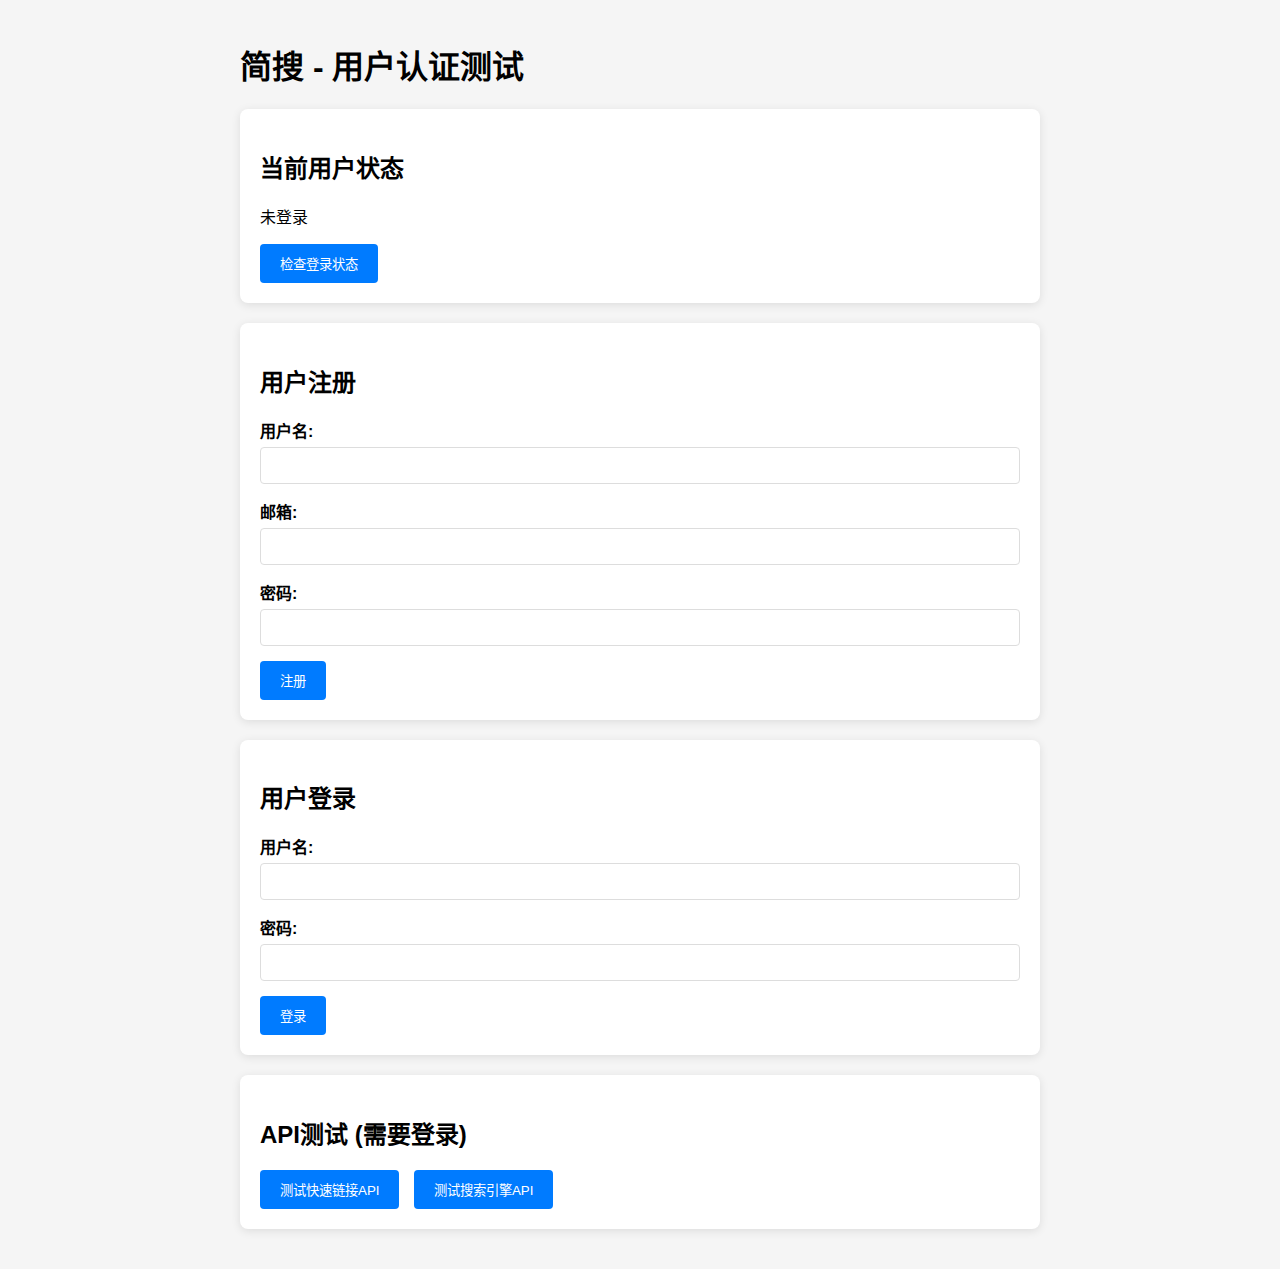
<file: auth_test.html>
<!DOCTYPE html>
<html lang="zh-CN">
<head>
    <meta charset="UTF-8">
    <meta name="viewport" content="width=device-width, initial-scale=1.0">
    <title>简搜 - 用户认证测试</title>
    <style>
        body {
            font-family: Arial, sans-serif;
            max-width: 800px;
            margin: 0 auto;
            padding: 20px;
            background-color: #f5f5f5;
        }
        .container {
            background: white;
            padding: 20px;
            border-radius: 8px;
            box-shadow: 0 2px 10px rgba(0,0,0,0.1);
            margin-bottom: 20px;
        }
        .form-group {
            margin-bottom: 15px;
        }
        label {
            display: block;
            margin-bottom: 5px;
            font-weight: bold;
        }
        input {
            width: 100%;
            padding: 10px;
            border: 1px solid #ddd;
            border-radius: 4px;
            box-sizing: border-box;
        }
        button {
            background-color: #007bff;
            color: white;
            padding: 10px 20px;
            border: none;
            border-radius: 4px;
            cursor: pointer;
            margin-right: 10px;
        }
        button:hover {
            background-color: #0056b3;
        }
        .error {
            color: red;
            margin-top: 10px;
        }
        .success {
            color: green;
            margin-top: 10px;
        }
        .user-info {
            background-color: #e7f3ff;
            padding: 15px;
            border-radius: 4px;
            margin-top: 15px;
        }
        .hidden {
            display: none;
        }
    </style>
</head>
<body>
    <h1>简搜 - 用户认证测试</h1>
    
    <!-- 用户状态显示 -->
    <div class="container">
        <h2>当前用户状态</h2>
        <div id="userStatus">
            <p>未登录</p>
        </div>
        <button onclick="checkUserStatus()">检查登录状态</button>
        <button onclick="logout()" id="logoutBtn" class="hidden">登出</button>
    </div>

    <!-- 注册表单 -->
    <div class="container">
        <h2>用户注册</h2>
        <form id="registerForm">
            <div class="form-group">
                <label for="regUsername">用户名:</label>
                <input type="text" id="regUsername" name="username" required>
            </div>
            <div class="form-group">
                <label for="regEmail">邮箱:</label>
                <input type="email" id="regEmail" name="email" required>
            </div>
            <div class="form-group">
                <label for="regPassword">密码:</label>
                <input type="password" id="regPassword" name="password" required>
            </div>
            <button type="submit">注册</button>
        </form>
        <div id="registerMessage"></div>
    </div>

    <!-- 登录表单 -->
    <div class="container">
        <h2>用户登录</h2>
        <form id="loginForm">
            <div class="form-group">
                <label for="username">用户名:</label>
                <input type="text" id="username" name="username" required>
            </div>
            <div class="form-group">
                <label for="password">密码:</label>
                <input type="password" id="password" name="password" required>
            </div>
            <button type="submit">登录</button>
        </form>
        <div id="loginMessage"></div>
    </div>

    <!-- API测试 -->
    <div class="container">
        <h2>API测试 (需要登录)</h2>
        <button onclick="testQuickLinks()">测试快速链接API</button>
        <button onclick="testSearchEngines()">测试搜索引擎API</button>
        <div id="apiTestResults"></div>
    </div>

    <script>
        const API_BASE = window.location.origin;
        let authToken = localStorage.getItem('authToken');
        
        // 检查用户登录状态
        async function checkUserStatus() {
            if (!authToken) {
                document.getElementById('userStatus').innerHTML = '<p>未登录</p>';
                document.getElementById('logoutBtn').classList.add('hidden');
                return;
            }
            
            try {
                const response = await fetch(`${API_BASE}/api/auth/me`, {
                    headers: {
                        'Authorization': `Bearer ${authToken}`
                    }
                });
                
                if (response.ok) {
                    const user = await response.json();
                    document.getElementById('userStatus').innerHTML = `
                        <div class="user-info">
                            <p><strong>已登录用户:</strong> ${user.username}</p>
                            <p><strong>邮箱:</strong> ${user.email}</p>
                            <p><strong>注册时间:</strong> ${new Date(user.created_at).toLocaleString()}</p>
                        </div>
                    `;
                    document.getElementById('logoutBtn').classList.remove('hidden');
                } else {
                    localStorage.removeItem('authToken');
                    authToken = null;
                    document.getElementById('userStatus').innerHTML = '<p class="error">登录已过期，请重新登录</p>';
                    document.getElementById('logoutBtn').classList.add('hidden');
                }
            } catch (error) {
                document.getElementById('userStatus').innerHTML = '<p class="error">检查登录状态失败</p>';
            }
        }

        // 注册用户
        document.getElementById('registerForm').addEventListener('submit', async (e) => {
            e.preventDefault();
            const formData = new FormData(e.target);
            const data = Object.fromEntries(formData);
            
            try {
                const response = await fetch(`${API_BASE}/api/auth/register`, {
                    method: 'POST',
                    headers: {
                        'Content-Type': 'application/json'
                    },
                    body: JSON.stringify(data)
                });
                
                const result = await response.json();
                const messageDiv = document.getElementById('registerMessage');
                
                if (response.ok) {
                    messageDiv.innerHTML = '<p class="success">注册成功！请登录</p>';
                    e.target.reset();
                } else {
                    messageDiv.innerHTML = `<p class="error">注册失败: ${result.detail}</p>`;
                }
            } catch (error) {
                document.getElementById('registerMessage').innerHTML = '<p class="error">注册请求失败</p>';
            }
        });

        // 用户登录
        document.getElementById('loginForm').addEventListener('submit', async (e) => {
            e.preventDefault();
            const formData = new FormData(e.target);
            const data = Object.fromEntries(formData);
            
            try {
                const response = await fetch(`${API_BASE}/api/auth/login`, {
                    method: 'POST',
                    headers: {
                        'Content-Type': 'application/json'
                    },
                    body: JSON.stringify(data)
                });
                
                const result = await response.json();
                const messageDiv = document.getElementById('loginMessage');
                
                if (response.ok) {
                    authToken = result.access_token;
                    localStorage.setItem('authToken', authToken);
                    messageDiv.innerHTML = '<p class="success">登录成功！</p>';
                    e.target.reset();
                    checkUserStatus();
                } else {
                    messageDiv.innerHTML = `<p class="error">登录失败: ${result.detail}</p>`;
                }
            } catch (error) {
                document.getElementById('loginMessage').innerHTML = '<p class="error">登录请求失败</p>';
            }
        });

        // 登出
        function logout() {
            localStorage.removeItem('authToken');
            authToken = null;
            document.getElementById('userStatus').innerHTML = '<p>已登出</p>';
            document.getElementById('logoutBtn').classList.add('hidden');
        }

        // 测试快速链接API
        async function testQuickLinks() {
            if (!authToken) {
                document.getElementById('apiTestResults').innerHTML = '<p class="error">请先登录</p>';
                return;
            }
            
            try {
                const response = await fetch(`${API_BASE}/api/quick-links`, {
                    headers: {
                        'Authorization': `Bearer ${authToken}`
                    }
                });
                
                if (response.ok) {
                    const data = await response.json();
                    document.getElementById('apiTestResults').innerHTML = `
                        <div class="success">
                            <h3>快速链接API测试成功</h3>
                            <p>获取到 ${data.length} 个快速链接</p>
                            <pre>${JSON.stringify(data.slice(0, 3), null, 2)}</pre>
                        </div>
                    `;
                } else {
                    document.getElementById('apiTestResults').innerHTML = '<p class="error">快速链接API测试失败</p>';
                }
            } catch (error) {
                document.getElementById('apiTestResults').innerHTML = '<p class="error">API请求失败</p>';
            }
        }

        // 测试搜索引擎API
        async function testSearchEngines() {
            if (!authToken) {
                document.getElementById('apiTestResults').innerHTML = '<p class="error">请先登录</p>';
                return;
            }
            
            try {
                const response = await fetch(`${API_BASE}/api/search-engines`, {
                    headers: {
                        'Authorization': `Bearer ${authToken}`
                    }
                });
                
                if (response.ok) {
                    const data = await response.json();
                    document.getElementById('apiTestResults').innerHTML = `
                        <div class="success">
                            <h3>搜索引擎API测试成功</h3>
                            <p>获取到 ${data.length} 个搜索引擎</p>
                            <pre>${JSON.stringify(data, null, 2)}</pre>
                        </div>
                    `;
                } else {
                    document.getElementById('apiTestResults').innerHTML = '<p class="error">搜索引擎API测试失败</p>';
                }
            } catch (error) {
                document.getElementById('apiTestResults').innerHTML = '<p class="error">API请求失败</p>';
            }
        }

        // 页面加载时检查登录状态
        window.onload = function() {
            checkUserStatus();
        };
    </script>
</body>
</html>
</file>
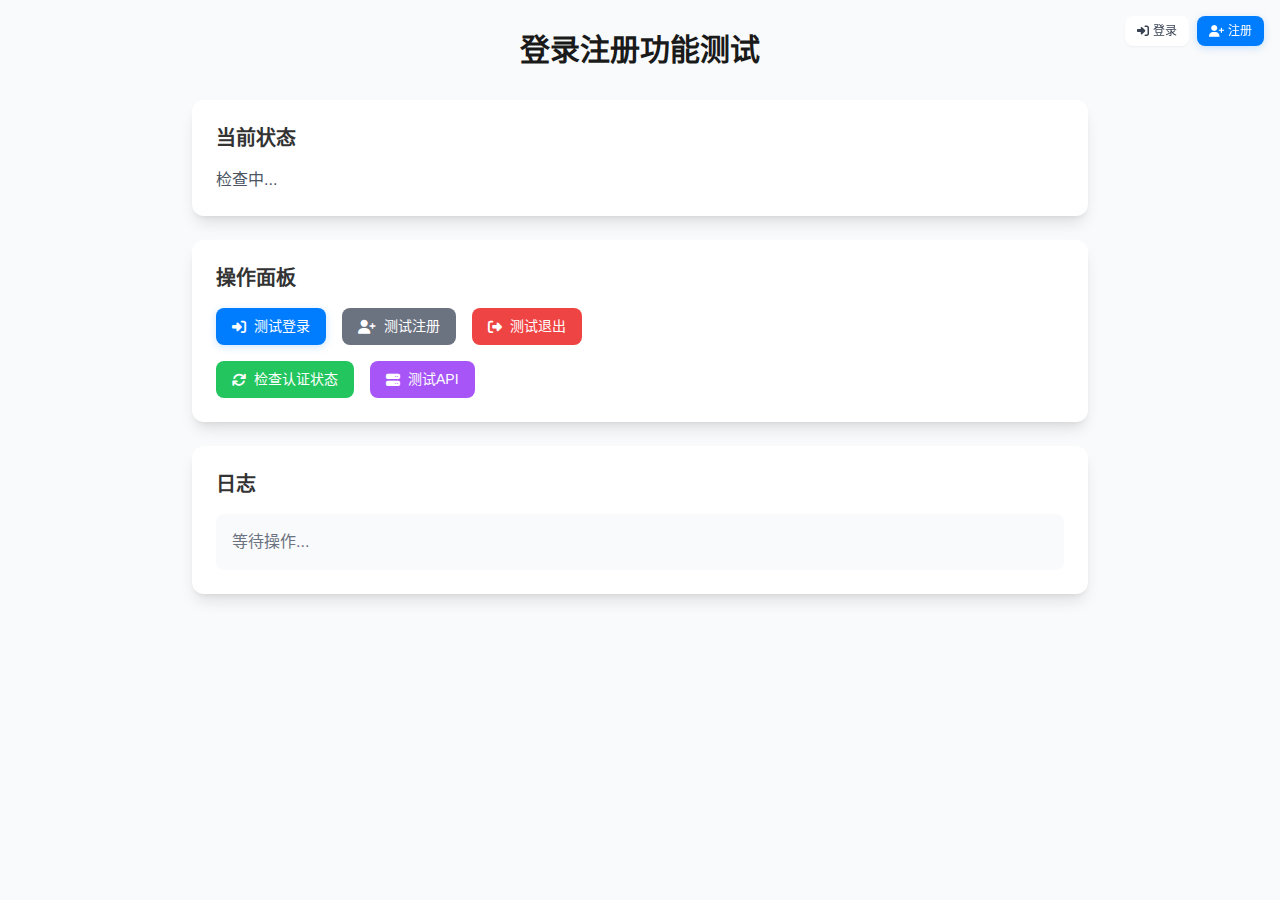
<file: test_auth.html>
<!DOCTYPE html>
<html lang="zh-CN">
<head>
    <meta charset="UTF-8">
    <meta name="viewport" content="width=device-width, initial-scale=1.0">
    <title>认证功能测试 - 简搜</title>
    <!-- Tailwind CSS -->
    <script src="/static/js/vendor/tailwindcss.min.js"></script>
    <!-- FontAwesome -->
    <link href="/static/css/vendor/fontawesome.css" rel="stylesheet" />
    <link href="/static/css/vendor/solid.css" rel="stylesheet" />
    <link href="/static/css/vendor/brands.css" rel="stylesheet" />
    <link href="/static/css/vendor/v5-font-face.css" rel="stylesheet" />
    
    <!-- Tailwind配置 -->
    <script>
        tailwind.config = {
            theme: {
                extend: {
                    colors: {
                        'huawei-blue': '#007DFF',
                        'huawei-gray': '#F5F5F5',
                        'huawei-dark': '#1A1A1A',
                        'huawei-text': '#333333',
                        'huawei-light': '#FAFAFA',
                    },
                    fontFamily: {
                        'huawei': ['SF Pro Display', 'PingFang SC', 'Helvetica Neue', 'Arial', 'sans-serif'],
                    },
                    boxShadow: {
                        'huawei': '0 2px 12px rgba(0, 0, 0, 0.08)',
                        'huawei-hover': '0 4px 20px rgba(0, 125, 255, 0.15)',
                    }
                }
            }
        }
    </script>
    
    <!-- 自定义样式 -->
    <link rel="stylesheet" href="/static/css/base.css">
    <link rel="stylesheet" href="/static/css/components.css">
</head>
<body class="bg-gray-50 min-h-screen font-huawei">
    <div class="container mx-auto px-4 py-8">
        <div class="max-w-4xl mx-auto">
            <h1 class="text-3xl font-bold text-center text-huawei-dark mb-8">登录注册功能测试</h1>
            
            <div class="bg-white rounded-xl shadow-lg p-6 mb-6">
                <h2 class="text-xl font-semibold mb-4">当前状态</h2>
                <div id="auth-status" class="text-gray-600">检查中...</div>
            </div>
            
            <div class="bg-white rounded-xl shadow-lg p-6 mb-6">
                <h2 class="text-xl font-semibold mb-4">操作面板</h2>
                <div class="flex gap-4 mb-4">
                    <button id="test-login-btn" class="btn btn-primary">
                        <i class="fas fa-sign-in-alt mr-2"></i>
                        测试登录
                    </button>
                    <button id="test-register-btn" class="btn btn-secondary">
                        <i class="fas fa-user-plus mr-2"></i>
                        测试注册
                    </button>
                    <button id="test-logout-btn" class="btn btn-danger">
                        <i class="fas fa-sign-out-alt mr-2"></i>
                        测试退出
                    </button>
                </div>
                <div class="flex gap-4">
                    <button id="check-auth-btn" class="btn bg-green-500 hover:bg-green-600 text-white">
                        <i class="fas fa-sync mr-2"></i>
                        检查认证状态
                    </button>
                    <button id="test-api-btn" class="btn bg-purple-500 hover:bg-purple-600 text-white">
                        <i class="fas fa-server mr-2"></i>
                        测试API
                    </button>
                </div>
            </div>
            
            <div class="bg-white rounded-xl shadow-lg p-6">
                <h2 class="text-xl font-semibold mb-4">日志</h2>
                <div id="log-container" class="bg-gray-50 rounded-lg p-4 max-h-96 overflow-y-auto">
                    <div class="text-gray-500">等待操作...</div>
                </div>
            </div>
        </div>
    </div>
    
    <!-- 加载认证组件 -->
    <script type="module">
        import { authService } from '/static/js/services/auth.js';
        import { AuthModal } from '/static/js/components/AuthModal.js';
        import { UserInfo } from '/static/js/components/UserInfo.js';
        import { showSuccess, showError, showInfo } from '/static/js/services/notification.js';
        
        // 全局变量
        window.authService = authService;
        window.showSuccess = showSuccess;
        window.showError = showError;
        window.showInfo = showInfo;
        
        // 日志函数
        function log(message, type = 'info') {
            const logContainer = document.getElementById('log-container');
            const time = new Date().toLocaleTimeString();
            const colors = {
                info: 'text-blue-600',
                success: 'text-green-600',
                error: 'text-red-600',
                warning: 'text-yellow-600'
            };
            
            const logEntry = document.createElement('div');
            logEntry.className = `mb-2 ${colors[type] || colors.info}`;
            logEntry.innerHTML = `<span class="text-gray-400">[${time}]</span> ${message}`;
            
            logContainer.appendChild(logEntry);
            logContainer.scrollTop = logContainer.scrollHeight;
        }
        
        window.log = log;
        
        // 更新认证状态
        function updateAuthStatus() {
            const statusEl = document.getElementById('auth-status');
            if (authService.isLoggedIn()) {
                const user = authService.getUser();
                statusEl.innerHTML = `
                    <div class="text-green-600">
                        <i class="fas fa-check-circle mr-2"></i>
                        已登录: <strong>${user.username}</strong> (${user.email})
                    </div>
                `;
            } else {
                statusEl.innerHTML = `
                    <div class="text-gray-600">
                        <i class="fas fa-times-circle mr-2"></i>
                        未登录
                    </div>
                `;
            }
        }
        
        // 监听认证状态变化
        authService.on('onLogin', (user) => {
            log(`登录成功: ${user.username}`, 'success');
            updateAuthStatus();
        });
        
        authService.on('onLogout', () => {
            log('已退出登录', 'info');
            updateAuthStatus();
        });
        
        authService.on('onError', (error) => {
            log(`认证错误: ${error.message}`, 'error');
        });
        
        // 绑定按钮事件
        document.getElementById('test-login-btn').addEventListener('click', () => {
            log('打开登录对话框');
            if (window.authModal) {
                window.authModal.show('login');
            } else {
                log('authModal 未找到', 'error');
            }
        });
        
        document.getElementById('test-register-btn').addEventListener('click', () => {
            log('打开注册对话框');
            if (window.authModal) {
                window.authModal.show('register');
            } else {
                log('authModal 未找到', 'error');
            }
        });
        
        document.getElementById('test-logout-btn').addEventListener('click', () => {
            log('执行退出登录');
            authService.logout();
        });
        
        document.getElementById('check-auth-btn').addEventListener('click', async () => {
            log('检查认证状态');
            try {
                if (authService.isLoggedIn()) {
                    await authService.getCurrentUser();
                    log('认证状态检查完成', 'success');
                } else {
                    log('当前未登录状态');
                }
                updateAuthStatus();
            } catch (error) {
                log(`检查认证状态失败: ${error.message}`, 'error');
            }
        });
        
        document.getElementById('test-api-btn').addEventListener('click', async () => {
            log('测试API端点');
            try {
                // 测试注册API
                const testUsername = 'testuser_' + Date.now();
                const response = await fetch('/api/auth/register', {
                    method: 'POST',
                    headers: { 'Content-Type': 'application/json' },
                    body: JSON.stringify({
                        username: testUsername,
                        email: `${testUsername}@test.com`,
                        password: 'test123456'
                    })
                });
                
                if (response.ok) {
                    log('API测试成功: 注册端点工作正常', 'success');
                } else {
                    const error = await response.json();
                    log(`API测试失败: ${error.detail}`, 'error');
                }
            } catch (error) {
                log(`API测试失败: ${error.message}`, 'error');
            }
        });
        
        // 初始化
        setTimeout(() => {
            updateAuthStatus();
            log('页面初始化完成');
            
            // 检查组件是否正确加载
            if (window.authModal) {
                log('AuthModal 组件加载成功', 'success');
            } else {
                log('AuthModal 组件加载失败', 'error');
            }
            
            if (window.userInfo) {
                log('UserInfo 组件加载成功', 'success');
            } else {
                log('UserInfo 组件加载失败', 'error');
            }
        }, 1000);
    </script>
</body>
</html>
</file>
<file: static/css/base.css>
/**
 * 基础样式文件
 * 包含全局样式、CSS变量和基础组件样式
 */

/* CSS 变量定义 */
:root {
    /* 华为设计系统颜色 */
    --huawei-blue: #007DFF;
    --huawei-gray: #F5F5F5;
    --huawei-dark: #1A1A1A;
    --huawei-text: #333333;
    --huawei-light: #FAFAFA;
    
    /* 阴影 */
    --shadow-base: 0 2px 12px rgba(0, 0, 0, 0.08);
    --shadow-hover: 0 4px 20px rgba(0, 125, 255, 0.15);
    
    /* 字体 */
    --font-family: 'SF Pro Display', 'PingFang SC', 'Helvetica Neue', Arial, sans-serif;
    
    /* 过渡动画 */
    --transition-base: all 0.2s ease;
}

/* 全局样式重置 */
* {
    box-sizing: border-box;
}

html, body {
    margin: 0;
    padding: 0;
    width: 100%;
    height: 100%;
    overflow-x: hidden; /* 防止水平滚动条 */
}

body {
    font-family: var(--font-family);
    -webkit-font-smoothing: antialiased;
    -moz-osx-font-smoothing: grayscale;
    background-color: white;
    color: var(--huawei-text);
    position: relative;
}

/* 基础按钮样式 */
.btn {
    display: inline-flex;
    align-items: center;
    justify-content: center;
    padding: 0.5rem 1rem;
    border: none;
    border-radius: 0.5rem;
    font-size: 0.875rem;
    font-weight: 500;
    text-decoration: none;
    cursor: pointer;
    transition: var(--transition-base);
    outline: none;
}

.btn:focus {
    outline: 2px solid rgba(0, 125, 255, 0.5);
    outline-offset: 2px;
}

.btn-sm {
    padding: 0.375rem 0.75rem;
    font-size: 0.75rem;
}

.btn-primary {
    background-color: var(--huawei-blue);
    color: white;
    box-shadow: 0 2px 8px rgba(0, 125, 255, 0.2);
}

.btn-primary:hover {
    background-color: #0056CC;
    box-shadow: 0 4px 12px rgba(0, 125, 255, 0.3);
}

.btn-primary:active {
    background-color: #004499;
    box-shadow: 0 2px 4px rgba(0, 125, 255, 0.2);
}

.btn-secondary {
    background-color: #6B7280;
    color: white;
}

.btn-secondary:hover {
    background-color: #4B5563;
}

.btn-success {
    background-color: #10B981;
    color: white;
}

.btn-success:hover {
    background-color: #059669;
}

.btn-danger {
    background-color: #EF4444;
    color: white;
}

.btn-danger:hover {
    background-color: #DC2626;
}

/* 输入框样式 */
.input {
    width: 100%;
    padding: 0.75rem 1rem;
    border: 1px solid #D1D5DB;
    border-radius: 0.5rem;
    font-size: 1rem;
    transition: var(--transition-base);
    outline: none;
}

.input:focus {
    border-color: var(--huawei-blue);
    box-shadow: 0 0 0 3px rgba(0, 125, 255, 0.1);
}

/* 选择器样式 */
.select {
    appearance: none;
    background-image: url("data:image/svg+xml,%3csvg xmlns='http://www.w3.org/2000/svg' fill='none' viewBox='0 0 20 20'%3e%3cpath stroke='%236b7280' stroke-linecap='round' stroke-linejoin='round' stroke-width='1.5' d='m6 8 4 4 4-4'/%3e%3c/svg%3e");
    background-position: right 0.5rem center;
    background-repeat: no-repeat;
    background-size: 1.5em 1.5em;
    padding-right: 2.5rem;
}

/* 模态框样式 - 现代化设计 */
.modal {
    position: fixed;
    top: 0;
    left: 0;
    right: 0;
    bottom: 0;
    z-index: 50;
    display: flex;
    align-items: center;
    justify-content: center;
    padding: 1rem;
    animation: modalFadeIn 0.3s ease-out;
}

.modal-backdrop {
    position: absolute;
    top: 0;
    left: 0;
    right: 0;
    bottom: 0;
    backdrop-filter: blur(20px) saturate(180%);
    background: rgba(0, 0, 0, 0.4);
    animation: backdropFadeIn 0.3s ease-out;
}

.modal-content {
    position: relative;
    background: linear-gradient(135deg, 
        rgba(255, 255, 255, 0.95) 0%, 
        rgba(248, 250, 252, 0.9) 100%);
    border: 1px solid rgba(255, 255, 255, 0.2);
    border-radius: 20px;
    box-shadow: 
        0 25px 50px rgba(0, 0, 0, 0.15),
        0 10px 20px rgba(0, 0, 0, 0.1),
        inset 0 1px 0 rgba(255, 255, 255, 0.8);
    max-width: 90vw;
    max-height: 90vh;
    overflow: hidden;
    backdrop-filter: blur(20px);
    animation: modalSlideUp 0.4s cubic-bezier(0.4, 0, 0.2, 1);
}

/* 模态框头部 */
.modal-header {
    padding: 1.5rem 2rem 1rem;
    border-bottom: 1px solid rgba(226, 232, 240, 0.6);
    background: linear-gradient(135deg, 
        rgba(255, 255, 255, 0.8) 0%, 
        rgba(248, 250, 252, 0.6) 100%);
    position: relative;
}

.modal-header::before {
    content: '';
    position: absolute;
    top: 0;
    left: 0;
    right: 0;
    height: 1px;
    background: linear-gradient(90deg, 
        transparent 0%, 
        rgba(0, 125, 255, 0.3) 50%, 
        transparent 100%);
}

.modal-title {
    font-size: 1.25rem;
    font-weight: 600;
    color: var(--huawei-text);
    margin: 0;
    background: linear-gradient(135deg, 
        var(--huawei-text) 0%, 
        var(--huawei-blue) 100%);
    -webkit-background-clip: text;
    -webkit-text-fill-color: transparent;
    background-clip: text;
}

.modal-close {
    position: absolute;
    top: 1rem;
    right: 1.5rem;
    width: 2.5rem;
    height: 2.5rem;
    border: none;
    background: linear-gradient(135deg, 
        rgba(239, 68, 68, 0.1) 0%, 
        rgba(220, 38, 38, 0.05) 100%);
    border-radius: 12px;
    color: #ef4444;
    font-size: 1rem;
    cursor: pointer;
    transition: all 0.3s ease;
    display: flex;
    align-items: center;
    justify-content: center;
    border: 1px solid rgba(239, 68, 68, 0.1);
}

.modal-close:hover {
    background: linear-gradient(135deg, 
        rgba(239, 68, 68, 0.15) 0%, 
        rgba(220, 38, 38, 0.1) 100%);
    border-color: rgba(239, 68, 68, 0.2);
    transform: scale(1.05);
    box-shadow: 0 4px 12px rgba(239, 68, 68, 0.2);
}

.modal-close:active {
    transform: scale(0.95);
}

/* 模态框主体 */
.modal-body {
    padding: 1.5rem 2rem;
    overflow-y: auto;
    max-height: calc(90vh - 140px);
}

/* 模态框底部 */
.modal-footer {
    padding: 1rem 2rem 1.5rem;
    border-top: 1px solid rgba(226, 232, 240, 0.6);
    background: linear-gradient(135deg, 
        rgba(248, 250, 252, 0.8) 0%, 
        rgba(241, 245, 249, 0.6) 100%);
    display: flex;
    justify-content: flex-end;
    gap: 0.75rem;
    position: relative;
}

.modal-footer::before {
    content: '';
    position: absolute;
    bottom: 0;
    left: 0;
    right: 0;
    height: 1px;
    background: linear-gradient(90deg, 
        transparent 0%, 
        rgba(0, 125, 255, 0.2) 50%, 
        transparent 100%);
}

/* 模态框表单元素优化 */
.modal .form-group {
    margin-bottom: 1.5rem;
}

.modal .form-label {
    display: block;
    font-weight: 600;
    color: var(--huawei-text);
    margin-bottom: 0.5rem;
    font-size: 0.875rem;
}

.modal .form-input {
    width: 100%;
    padding: 0.75rem 1rem;
    border: 1px solid rgba(226, 232, 240, 0.8);
    border-radius: 12px;
    font-size: 0.875rem;
    background: rgba(255, 255, 255, 0.8);
    backdrop-filter: blur(10px);
    transition: all 0.3s ease;
    outline: none;
}

.modal .form-input:focus {
    border-color: var(--huawei-blue);
    background: rgba(255, 255, 255, 0.95);
    box-shadow: 
        0 0 0 3px rgba(0, 125, 255, 0.1),
        0 4px 12px rgba(0, 125, 255, 0.15);
    transform: translateY(-1px);
}

.modal .form-select {
    width: 100%;
    padding: 0.75rem 1rem;
    border: 1px solid rgba(226, 232, 240, 0.8);
    border-radius: 12px;
    font-size: 0.875rem;
    background: rgba(255, 255, 255, 0.8);
    backdrop-filter: blur(10px);
    transition: all 0.3s ease;
    outline: none;
    appearance: none;
    background-image: url("data:image/svg+xml,%3csvg xmlns='http://www.w3.org/2000/svg' fill='none' viewBox='0 0 20 20'%3e%3cpath stroke='%236b7280' stroke-linecap='round' stroke-linejoin='round' stroke-width='1.5' d='m6 8 4 4 4-4'/%3e%3c/svg%3e");
    background-position: right 0.75rem center;
    background-repeat: no-repeat;
    background-size: 1rem;
    padding-right: 2.5rem;
}

.modal .form-select:focus {
    border-color: var(--huawei-blue);
    background-color: rgba(255, 255, 255, 0.95);
    box-shadow: 
        0 0 0 3px rgba(0, 125, 255, 0.1),
        0 4px 12px rgba(0, 125, 255, 0.15);
}

/* 模态框按钮优化 */
.modal .btn {
    padding: 0.75rem 1.5rem;
    border-radius: 12px;
    font-weight: 600;
    font-size: 0.875rem;
    transition: all 0.3s ease;
    border: none;
    cursor: pointer;
    position: relative;
    overflow: hidden;
}

.modal .btn::before {
    content: '';
    position: absolute;
    top: 0;
    left: -100%;
    width: 100%;
    height: 100%;
    background: linear-gradient(90deg, 
        transparent 0%, 
        rgba(255, 255, 255, 0.3) 50%, 
        transparent 100%);
    transition: left 0.5s ease;
}

.modal .btn:hover::before {
    left: 100%;
}

.modal .btn-primary {
    background: linear-gradient(135deg, 
        var(--huawei-blue) 0%, 
        #0056cc 100%);
    color: white;
    box-shadow: 
        0 4px 12px rgba(0, 125, 255, 0.3),
        inset 0 1px 0 rgba(255, 255, 255, 0.2);
}

.modal .btn-primary:hover {
    background: linear-gradient(135deg, 
        #0056cc 0%, 
        #004499 100%);
    transform: translateY(-2px);
    box-shadow: 
        0 6px 20px rgba(0, 125, 255, 0.4),
        inset 0 1px 0 rgba(255, 255, 255, 0.3);
}

.modal .btn-secondary {
    background: linear-gradient(135deg, 
        rgba(107, 114, 128, 0.9) 0%, 
        rgba(75, 85, 99, 0.8) 100%);
    color: white;
    text-shadow: 0 1px 2px rgba(0, 0, 0, 0.3);
    box-shadow: 
        0 4px 12px rgba(107, 114, 128, 0.3),
        inset 0 1px 0 rgba(255, 255, 255, 0.2);
}

.modal .btn-secondary:hover {
    background: linear-gradient(135deg, 
        rgba(75, 85, 99, 0.9) 0%, 
        rgba(55, 65, 81, 0.8) 100%);
    color: white;
    text-shadow: 0 1px 2px rgba(0, 0, 0, 0.4);
    transform: translateY(-2px);
    box-shadow: 
        0 6px 20px rgba(107, 114, 128, 0.4),
        inset 0 1px 0 rgba(255, 255, 255, 0.3);
}

/* 模态框动画 */
@keyframes modalFadeIn {
    from {
        opacity: 0;
    }
    to {
        opacity: 1;
    }
}

@keyframes backdropFadeIn {
    from {
        opacity: 0;
        backdrop-filter: blur(0px);
    }
    to {
        opacity: 1;
        backdrop-filter: blur(20px) saturate(180%);
    }
}

@keyframes modalSlideUp {
    from {
        opacity: 0;
        transform: translateY(30px) scale(0.95);
    }
    to {
        opacity: 1;
        transform: translateY(0) scale(1);
    }
}

/* 工具类 */
.hidden {
    display: none !important;
}

.sr-only {
    position: absolute;
    width: 1px;
    height: 1px;
    padding: 0;
    margin: -1px;
    overflow: hidden;
    clip: rect(0, 0, 0, 0);
    white-space: nowrap;
    border: 0;
}

/* 响应式工具类 */
@media (max-width: 640px) {
    .sm-hidden {
        display: none !important;
    }
}

@media (min-width: 641px) {
    .sm-block {
        display: block !important;
    }
    
    .sm-flex {
        display: flex !important;
    }
}

/* 完全无蒙版 - 真正的高清体验 */
.wallpaper-overlay {
    display: none; /* 完全移除蒙版层 */
}

.wallpaper-container {
    position: fixed;
    top: 0;
    left: 0;
    width: 100vw;
    height: 100vh;
    z-index: -2;
    background-size: cover;
    background-position: center;
    background-repeat: no-repeat;
    background-attachment: fixed;
    min-width: 100%;
    min-height: 100%;
    transition: opacity 0.8s ease-in-out;
    /* 确保图片完全清晰 */
    image-rendering: -webkit-optimize-contrast;
    image-rendering: crisp-edges;
}

.wallpaper-container.loading {
    opacity: 0;
}

.wallpaper-container.loaded {
    opacity: 1;
}

/* 当有壁纸时的样式调整 */
body.has-wallpaper {
    background: transparent;
    min-height: 100vh;
}

/* 移除多余的视觉效果，保持背景清晰 */
body.has-wallpaper::before {
    display: none; /* 完全移除径向渐变 */
}

body.has-wallpaper::after {
    display: none; /* 完全移除浮动粒子动画 */
}

/* 导航栏样式优化 */
body.has-wallpaper nav {
    background: linear-gradient(135deg, 
        rgba(255, 255, 255, 0.1) 0%, 
        rgba(255, 255, 255, 0.05) 100%);
    backdrop-filter: blur(20px) saturate(180%);
    border: 1px solid rgba(255, 255, 255, 0.18);
    border-bottom: 1px solid rgba(255, 255, 255, 0.1);
    box-shadow: 
        0 8px 32px rgba(0, 0, 0, 0.1),
        inset 0 1px 0 rgba(255, 255, 255, 0.2);
    position: relative;
}

body.has-wallpaper nav::before {
    content: '';
    position: absolute;
    top: 0;
    left: 0;
    right: 0;
    height: 1px;
    background: linear-gradient(90deg, 
        transparent 0%, 
        rgba(255, 255, 255, 0.4) 50%, 
        transparent 100%);
}

body.has-wallpaper nav::after {
    content: '';
    position: absolute;
    top: 0;
    left: 0;
    right: 0;
    bottom: 0;
    background: linear-gradient(90deg, 
        transparent 0%, 
        rgba(255, 255, 255, 0.1) 50%, 
        transparent 100%);
    transform: translateX(-100%);
    animation: nav-shimmer 3s ease-in-out infinite;
    animation-delay: 2s;
}

@keyframes nav-shimmer {
    0% {
        transform: translateX(-100%);
    }
    100% {
        transform: translateX(100%);
    }
}

body.has-wallpaper nav .nav-link {
    color: rgba(255, 255, 255, 0.9);
    text-shadow: 0 1px 3px rgba(0, 0, 0, 0.4);
    transition: all 0.3s ease;
    padding: 0.5rem 1rem;
    border-radius: 0.5rem;
    position: relative;
}

body.has-wallpaper nav .nav-link:hover {
    color: white;
    background: rgba(255, 255, 255, 0.1);
    text-shadow: 0 1px 4px rgba(0, 0, 0, 0.4);
    transform: translateY(-1px);
}

body.has-wallpaper nav .text-lg {
    color: white;
    font-weight: 700;
    text-shadow: 0 2px 6px rgba(0, 0, 0, 0.5), 0 1px 3px rgba(0, 0, 0, 0.7);
}

body.has-wallpaper nav #mobile-menu-button {
    color: rgba(255, 255, 255, 0.9);
    padding: 0.5rem;
    border-radius: 0.5rem;
    transition: all 0.3s ease;
}

body.has-wallpaper nav #mobile-menu-button:hover {
    color: white;
    background: rgba(255, 255, 255, 0.1);
    transform: translateY(-1px);
}

/* 页脚样式优化 */
body.has-wallpaper footer {
    background: linear-gradient(135deg, 
        rgba(255, 255, 255, 0.08) 0%, 
        rgba(255, 255, 255, 0.03) 100%);
    backdrop-filter: blur(25px) saturate(180%);
    border: 1px solid rgba(255, 255, 255, 0.15);
    border-top: 1px solid rgba(255, 255, 255, 0.2);
    box-shadow: 
        0 -8px 32px rgba(0, 0, 0, 0.1),
        inset 0 1px 0 rgba(255, 255, 255, 0.1);
    position: relative;
    animation: footer-wave 4s ease-in-out infinite;
}

body.has-wallpaper footer::after {
    content: '';
    position: absolute;
    bottom: 0;
    left: 0;
    right: 0;
    height: 1px;
    background: linear-gradient(90deg, 
        transparent 0%, 
        rgba(255, 255, 255, 0.3) 50%, 
        transparent 100%);
}

@keyframes footer-wave {
    0%, 100% {
        transform: translateY(0);
    }
    50% {
        transform: translateY(-2px);
    }
}

body.has-wallpaper footer p {
    color: rgba(255, 255, 255, 0.7);
    text-shadow: 0 1px 2px rgba(0, 0, 0, 0.1);
}

body.has-wallpaper footer button {
    color: rgba(255, 255, 255, 0.6);
    transition: all 0.3s ease;
    padding: 0.5rem;
    border-radius: 0.5rem;
}

body.has-wallpaper footer button:hover {
    color: rgba(255, 255, 255, 0.9);
    background: rgba(255, 255, 255, 0.1);
    transform: translateY(-1px);
}

body.has-wallpaper footer .group-hover\\:opacity-100 {
    background: rgba(0, 0, 0, 0.8);
    backdrop-filter: blur(20px);
    border: 1px solid rgba(255, 255, 255, 0.1);
    box-shadow: 0 8px 32px rgba(0, 0, 0, 0.3);
}

/* 搜索框在有壁纸时的样式 */
body.has-wallpaper .search-box {
    background: linear-gradient(135deg, 
        rgba(255, 255, 255, 0.15) 0%, 
        rgba(255, 255, 255, 0.05) 100%);
    backdrop-filter: blur(25px) saturate(180%);
    border: 1px solid rgba(255, 255, 255, 0.2);
    box-shadow: 
        0 8px 32px rgba(0, 0, 0, 0.1),
        inset 0 1px 0 rgba(255, 255, 255, 0.2);
    color: white;
    position: relative;
}

body.has-wallpaper .search-box::before {
    content: '';
    position: absolute;
    top: -2px;
    left: -2px;
    right: -2px;
    bottom: -2px;
    background: linear-gradient(45deg, 
        rgba(255, 255, 255, 0.2), 
        rgba(0, 125, 255, 0.1), 
        rgba(255, 255, 255, 0.2));
    border-radius: inherit;
    z-index: -1;
    opacity: 0;
    transition: opacity 0.3s ease;
}

body.has-wallpaper .search-box input {
    background: transparent;
    color: white;
    border: none;
    outline: none;
    text-shadow: 0 1px 2px rgba(0, 0, 0, 0.3);
}

body.has-wallpaper .search-box input::placeholder {
    color: rgba(255, 255, 255, 0.6);
    text-shadow: 0 1px 2px rgba(0, 0, 0, 0.2);
}

body.has-wallpaper .search-box:focus-within {
    background: linear-gradient(135deg, 
        rgba(255, 255, 255, 0.2) 0%, 
        rgba(255, 255, 255, 0.1) 100%);
    border-color: rgba(0, 125, 255, 0.5);
    box-shadow: 
        0 8px 32px rgba(0, 125, 255, 0.2),
        inset 0 1px 0 rgba(255, 255, 255, 0.3);
    transform: translateY(-2px);
    animation: search-breathe 3s ease-in-out infinite;
}

body.has-wallpaper .search-box:focus-within::before {
    opacity: 1;
}

@keyframes search-breathe {
    0%, 100% {
        transform: scale(1) translateY(-2px);
    }
    50% {
        transform: scale(1.02) translateY(-2px);
    }
}

body.has-wallpaper .search-box i {
    color: rgba(255, 255, 255, 0.7);
    text-shadow: 0 1px 2px rgba(0, 0, 0, 0.2);
}

/* 快速链接在有壁纸时的样式优化 - 移除外层包裹，保持简洁 */
body.has-wallpaper .quick-link-item {
    background: transparent;
    border: none;
    backdrop-filter: none;
    box-shadow: none;
    transition: all 0.2s ease;
    position: relative;
    overflow: visible;
}

body.has-wallpaper .quick-link-item::after {
    display: none;
}

body.has-wallpaper .quick-link-item:hover {
    background: transparent;
    transform: translateY(-2px);
    box-shadow: none;
    border-color: transparent;
    animation: none;
}

body.has-wallpaper .quick-link-item:hover::after {
    opacity: 0;
}

/* 有壁纸时图标保持毛玻璃效果 */
body.has-wallpaper .quick-link-icon {
    background: linear-gradient(135deg, 
        rgba(255, 255, 255, 0.95) 0%, 
        rgba(248, 250, 252, 0.8) 100%);
    border: 1px solid rgba(255, 255, 255, 0.3);
    backdrop-filter: blur(15px) saturate(180%);
    box-shadow: 0 4px 16px rgba(0, 0, 0, 0.15);
}

body.has-wallpaper .quick-link-item:hover .quick-link-icon {
    background: linear-gradient(135deg, 
        rgba(255, 255, 255, 0.98) 0%, 
        rgba(248, 250, 252, 0.9) 100%);
    border-color: rgba(255, 255, 255, 0.5);
    transform: scale(1.05);
    box-shadow: 0 6px 20px rgba(0, 0, 0, 0.2);
}

body.has-wallpaper .quick-link-name {
    color: white;
    text-shadow: 0 2px 6px rgba(0, 0, 0, 0.6), 0 1px 3px rgba(0, 0, 0, 0.8);
    font-weight: 600;
}

body.has-wallpaper .quick-link-item:hover .quick-link-name {
    color: white;
    text-shadow: 0 3px 8px rgba(0, 0, 0, 0.7), 0 1px 4px rgba(0, 0, 0, 0.9);
}

body.has-wallpaper .edit-controls button {
    background: rgba(0, 0, 0, 0.8);
    border: 1px solid rgba(255, 255, 255, 0.2);
    backdrop-filter: blur(10px);
}

body.has-wallpaper .edit-controls button:hover {
    background: rgba(0, 0, 0, 0.9);
    border-color: rgba(255, 255, 255, 0.3);
}

body.has-wallpaper .category-tag {
    background: linear-gradient(135deg, 
        rgba(255, 255, 255, 0.15) 0%, 
        rgba(0, 125, 255, 0.1) 100%);
    border: 1px solid rgba(255, 255, 255, 0.3);
    color: white;
    backdrop-filter: blur(15px);
    text-shadow: 0 1px 3px rgba(0, 0, 0, 0.4);
}

body.has-wallpaper .category-tag:hover {
    background: linear-gradient(135deg, 
        rgba(255, 255, 255, 0.25) 0%, 
        rgba(0, 125, 255, 0.15) 100%);
    border-color: rgba(255, 255, 255, 0.4);
}

body.has-wallpaper .category-tag.active {
    background: linear-gradient(135deg, 
        rgba(0, 125, 255, 0.9) 0%, 
        rgba(37, 99, 235, 0.8) 100%);
    border-color: rgba(255, 255, 255, 0.4);
    color: white;
    text-shadow: 0 1px 3px rgba(0, 0, 0, 0.2);
}

/* 快速链接区域 */
#quick-links-section {
    position: relative;
    z-index: 0;
    transition: all 0.3s cubic-bezier(0.4, 0, 0.2, 1);
}

/* 响应式调整 */
@media (max-width: 768px) {
    .wallpaper-container {
        width: 100vw;
        height: 100vh;
        background-attachment: scroll;
        /* 移动端也确保最高清晰度 */
        image-rendering: -webkit-optimize-contrast;
        image-rendering: crisp-edges;
    }
    
    /* 移动端也完全移除蒙版 */
    .wallpaper-overlay {
        display: none;
    }
    
    body.has-wallpaper nav {
        background: linear-gradient(135deg, 
            rgba(0, 0, 0, 0.15) 0%, 
            rgba(0, 0, 0, 0.08) 100%); /* 改用深色半透明背景 */
        backdrop-filter: blur(15px) saturate(150%);
        border-bottom: 1px solid rgba(255, 255, 255, 0.15);
        box-shadow: 0 4px 20px rgba(0, 0, 0, 0.25);
    }
    
    body.has-wallpaper footer {
        background: linear-gradient(135deg, 
            rgba(0, 0, 0, 0.12) 0%, 
            rgba(0, 0, 0, 0.06) 100%); /* 改用深色半透明背景 */
        backdrop-filter: blur(20px) saturate(150%);
        border-top: 1px solid rgba(255, 255, 255, 0.2);
        box-shadow: 0 -4px 20px rgba(0, 0, 0, 0.25);
    }
    
    body.has-wallpaper .search-box {
        background: linear-gradient(135deg, 
            rgba(0, 0, 0, 0.2) 0%, 
            rgba(0, 0, 0, 0.1) 100%); /* 改用深色半透明背景 */
        backdrop-filter: blur(20px) saturate(150%);
        border: 1px solid rgba(255, 255, 255, 0.25);
        box-shadow: 
            0 6px 25px rgba(0, 0, 0, 0.25),
            inset 0 1px 0 rgba(255, 255, 255, 0.25);
    }
    
    /* 移动端快速链接也保持简洁无包裹样式 */
    body.has-wallpaper .quick-link-item {
        background: transparent;
        border: none;
        backdrop-filter: none;
        box-shadow: none;
    }
    
    body.has-wallpaper .quick-link-item:hover {
        background: transparent;
        transform: translateY(-2px);
        box-shadow: none;
    }
    
    body.has-wallpaper h1 {
        text-shadow: 
            0 4px 12px rgba(0, 0, 0, 0.9), 
            0 2px 6px rgba(0, 0, 0, 1),
            0 0 20px rgba(0, 0, 0, 0.5); /* 三重阴影确保最佳可读性 */
        font-size: 2rem;
        color: white;
        font-weight: 700;
    }
    
    body.has-wallpaper .flex.justify-between {
        background: linear-gradient(135deg, 
            rgba(0, 0, 0, 0.12) 0%, 
            rgba(0, 0, 0, 0.06) 100%); /* 改用深色半透明背景 */
        backdrop-filter: blur(12px);
        border: 1px solid rgba(255, 255, 255, 0.15);
        border-radius: 0.75rem;
        padding: 0.75rem;
        margin-bottom: 1rem;
        box-shadow: 0 3px 15px rgba(0, 0, 0, 0.2);
    }
}

/* 深色主题适配 */
@media (prefers-color-scheme: dark) {
    body.has-wallpaper .wallpaper-overlay {
        background: rgba(0, 0, 0, 0.3);
    }
    
    body.has-wallpaper nav,
    body.has-wallpaper footer {
        background: rgba(26, 26, 26, 0.85);
        border-color: rgba(255, 255, 255, 0.1);
    }
    
    body.has-wallpaper .search-box {
        background: rgba(26, 26, 26, 0.85);
        border-color: rgba(255, 255, 255, 0.1);
        color: white;
    }
    
    body.has-wallpaper h1 {
        color: white;
        text-shadow: 0 2px 10px rgba(0, 0, 0, 0.8);
    }
}

/* 有壁纸时的模态框优化 */
body.has-wallpaper .modal-backdrop {
    backdrop-filter: blur(30px) saturate(200%);
    background: rgba(0, 0, 0, 0.5);
}

body.has-wallpaper .modal-content {
    background: linear-gradient(135deg, 
        rgba(255, 255, 255, 0.98) 0%, 
        rgba(248, 250, 252, 0.95) 100%);
    border: 1px solid rgba(255, 255, 255, 0.4);
    box-shadow: 
        0 30px 60px rgba(0, 0, 0, 0.25),
        0 15px 30px rgba(0, 0, 0, 0.2),
        inset 0 1px 0 rgba(255, 255, 255, 0.9);
    backdrop-filter: blur(25px) saturate(180%);
}

body.has-wallpaper .modal-header {
    background: linear-gradient(135deg, 
        rgba(255, 255, 255, 0.9) 0%, 
        rgba(248, 250, 252, 0.8) 100%);
    border-bottom: 1px solid rgba(255, 255, 255, 0.3);
}

body.has-wallpaper .modal-footer {
    background: linear-gradient(135deg, 
        rgba(248, 250, 252, 0.9) 0%, 
        rgba(241, 245, 249, 0.8) 100%);
    border-top: 1px solid rgba(255, 255, 255, 0.3);
}

body.has-wallpaper .modal .form-input,
body.has-wallpaper .modal .form-select {
    background: rgba(255, 255, 255, 0.9);
    border: 1px solid rgba(255, 255, 255, 0.3);
    backdrop-filter: blur(15px);
}

body.has-wallpaper .modal .form-input:focus,
body.has-wallpaper .modal .form-select:focus {
    background: rgba(255, 255, 255, 0.98);
    border-color: rgba(0, 125, 255, 0.5);
    box-shadow: 
        0 0 0 3px rgba(0, 125, 255, 0.15),
        0 4px 12px rgba(0, 125, 255, 0.2);
}

/* 快速链接区域 */
#quick-links-section {
    position: relative;
    z-index: 0;
    transition: all 0.3s cubic-bezier(0.4, 0, 0.2, 1);
}

body.has-wallpaper h1 {
    color: white;
    text-shadow: 
        0 4px 12px rgba(0, 0, 0, 0.9), 
        0 2px 6px rgba(0, 0, 0, 1),
        0 0 20px rgba(0, 0, 0, 0.5); /* 三重阴影确保最佳可读性 */
    font-weight: 700;
}
</file>
<file: static/css/components.css>
/**
 * 组件样式文件
 * 包含搜索框、快速链接、导航等组件的专用样式
 */

/* 导航组件 */
.nav-link {
    color: #666;
    transition: var(--transition-base);
    text-decoration: none;
}

.nav-link:hover {
    color: var(--huawei-blue);
}

/* 搜索容器 */
.search-container {
    position: relative;
    transition: var(--transition-base);
}

.search-container:focus-within {
    transform: translateY(-2px);
}

/* 搜索输入框 */
.search-input {
    background: rgba(255, 255, 255, 0.9);
    border: 1px solid rgba(0, 0, 0, 0.08);
    transition: var(--transition-base);
}

.search-input:focus {
    border-color: var(--huawei-blue);
    background: white;
    box-shadow: 0 0 0 3px rgba(0, 125, 255, 0.1);
}

/* 搜索按钮 */
.search-button {
    background: var(--huawei-blue);
    transition: var(--transition-base);
    border: none;
    outline: none;
    display: flex;
    align-items: center;
    justify-content: center;
    box-shadow: 0 2px 8px rgba(0, 125, 255, 0.2);
}

.search-button:hover {
    background: #0056CC;
    box-shadow: 0 4px 12px rgba(0, 125, 255, 0.3);
}

.search-button:active {
    background: #004499;
    box-shadow: 0 2px 4px rgba(0, 125, 255, 0.2);
}

.search-button:focus {
    outline: 2px solid rgba(0, 125, 255, 0.5);
    outline-offset: 2px;
}

.search-button i {
    transition: transform 0.2s ease;
}

.search-button:hover i {
    transform: scale(1.1);
}

/* 搜索引擎选择器 */
.search-engine-select {
    min-width: 120px;
}

/* 快速链接容器 */
.quick-links-container {
    display: grid;
    grid-template-columns: repeat(auto-fill, minmax(120px, 1fr));
    gap: 1rem;
    padding: 0;
    position: relative;
    z-index: 1;
}

/* 快速链接项 - 简洁图标样式，类似手机图标 */
.quick-link-item {
    position: relative;
    background: transparent;
    border: none;
    border-radius: 0;
    padding: 0.75rem 0.5rem;
    transition: all 0.2s ease;
    cursor: pointer;
    overflow: visible;
}

/* 快速链接悬浮效果 - 简化 */
.quick-link-item:hover {
    transform: translateY(-2px);
    background: transparent;
}

/* 快速链接激活效果 */
.quick-link-item:active {
    transform: translateY(0px) scale(0.95);
    transition: all 0.1s ease;
}

/* 快速链接内容容器 */
.quick-link-item a {
    display: flex;
    flex-direction: column;
    align-items: center;
    text-decoration: none;
    color: inherit;
    height: 100%;
    position: relative;
}

/* 快速链接图标容器 - 圆形图标样式 */
.quick-link-icon {
    width: 3rem;
    height: 3rem;
    border-radius: 50%;
    display: flex;
    align-items: center;
    justify-content: center;
    margin: 0 auto 0.5rem;
    font-size: 1.25rem;
    position: relative;
    background: linear-gradient(135deg, 
        rgba(255, 255, 255, 0.9) 0%, 
        rgba(248, 250, 252, 0.7) 100%);
    border: 1px solid rgba(0, 0, 0, 0.08);
    transition: all 0.3s ease;
    overflow: hidden;
    box-shadow: 0 2px 8px rgba(0, 0, 0, 0.06);
}

/* 图标悬浮效果 */
.quick-link-item:hover .quick-link-icon {
    background: linear-gradient(135deg, 
        rgba(255, 255, 255, 0.95) 0%, 
        rgba(248, 250, 252, 0.8) 100%);
    border-color: rgba(0, 125, 255, 0.2);
    transform: scale(1.05);
    box-shadow: 0 4px 16px rgba(0, 0, 0, 0.12);
}

/* 快速链接图标图片 */
.quick-link-icon img {
    width: 24px;
    height: 24px;
    border-radius: 6px;
    object-fit: cover;
    position: relative;
    z-index: 1;
}

/* 快速链接标题 - 简化样式 */
.quick-link-name {
    font-weight: 500;
    color: var(--huawei-text);
    font-size: 0.75rem;
    text-align: center;
    line-height: 1.2;
    margin-bottom: 0;
    overflow: hidden;
    text-overflow: ellipsis;
    white-space: nowrap;
    max-width: 100%;
    transition: color 0.2s ease;
}

.quick-link-item:hover .quick-link-name {
    color: var(--huawei-blue);
}

/* 移除快速链接分类显示 */
.quick-link-category {
    display: none;
}

/* 移除所有装饰效果 */
.quick-link-item::before,
.quick-link-item::after {
    display: none;
}

/* 编辑控制按钮 - 调整位置 */
.edit-controls {
    position: absolute;
    top: -0.25rem;
    right: -0.25rem;
    display: flex;
    gap: 0.125rem;
    opacity: 0;
    transition: all 0.2s ease;
    z-index: 10;
}

.quick-link-item:hover .edit-controls {
    opacity: 1;
}

.edit-controls button {
    width: 1.5rem;
    height: 1.5rem;
    border: none;
    border-radius: 50%;
    background: rgba(0, 0, 0, 0.7);
    color: white;
    font-size: 0.625rem;
    cursor: pointer;
    transition: all 0.2s ease;
    display: flex;
    align-items: center;
    justify-content: center;
}

.edit-controls button:hover {
    background: rgba(0, 0, 0, 0.8);
    transform: scale(1.1);
}

/* 分类标签 - 现代化设计 */
.category-tag {
    background: linear-gradient(135deg, 
        rgba(0, 125, 255, 0.1) 0%, 
        rgba(59, 130, 246, 0.05) 100%);
    color: var(--huawei-blue);
    border: 1px solid rgba(0, 125, 255, 0.2);
    transition: all 0.3s cubic-bezier(0.4, 0, 0.2, 1);
    padding: 0.5rem 1rem;
    border-radius: 20px;
    font-size: 0.875rem;
    font-weight: 600;
    cursor: pointer;
    position: relative;
    overflow: hidden;
    backdrop-filter: blur(10px);
    box-shadow: 
        0 2px 8px rgba(0, 125, 255, 0.1),
        inset 0 1px 0 rgba(255, 255, 255, 0.5);
    flex-shrink: 0;
    white-space: nowrap;
}

.category-tag::before {
    content: '';
    position: absolute;
    top: 0;
    left: 0;
    right: 0;
    bottom: 0;
    background: linear-gradient(135deg, 
        rgba(0, 125, 255, 0.05) 0%, 
        transparent 50%);
    opacity: 0;
    transition: opacity 0.3s ease;
}

.category-tag:hover {
    background: linear-gradient(135deg, 
        rgba(0, 125, 255, 0.15) 0%, 
        rgba(59, 130, 246, 0.1) 100%);
    border-color: rgba(0, 125, 255, 0.3);
    transform: translateY(-2px);
    box-shadow: 
        0 4px 16px rgba(0, 125, 255, 0.2),
        inset 0 1px 0 rgba(255, 255, 255, 0.6);
}

.category-tag:hover::before {
    opacity: 1;
}

.category-tag.active {
    background: linear-gradient(135deg, 
        var(--huawei-blue) 0%, 
        #0056cc 100%);
    color: white;
    border-color: var(--huawei-blue);
    box-shadow: 
        0 4px 16px rgba(0, 125, 255, 0.3),
        inset 0 1px 0 rgba(255, 255, 255, 0.2);
}

.category-tag.active:hover {
    background: linear-gradient(135deg, 
        #0056cc 0%, 
        #004499 100%);
    transform: translateY(-2px);
    box-shadow: 
        0 6px 20px rgba(0, 125, 255, 0.4),
        inset 0 1px 0 rgba(255, 255, 255, 0.3);
}

/* 搜索引擎列表项 - 现代化设计 */
.search-engine-item {
    display: flex;
    align-items: center;
    justify-content: space-between;
    padding: 1.25rem;
    background: linear-gradient(135deg, 
        rgba(249, 250, 251, 0.9) 0%, 
        rgba(243, 244, 246, 0.8) 100%);
    border: 1px solid rgba(226, 232, 240, 0.6);
    border-radius: 16px;
    transition: all 0.3s cubic-bezier(0.4, 0, 0.2, 1);
    backdrop-filter: blur(10px);
    position: relative;
    overflow: hidden;
    box-shadow: 
        0 2px 8px rgba(0, 0, 0, 0.04),
        inset 0 1px 0 rgba(255, 255, 255, 0.8);
}

.search-engine-item::before {
    content: '';
    position: absolute;
    top: 0;
    left: 0;
    right: 0;
    bottom: 0;
    background: linear-gradient(135deg, 
        rgba(0, 125, 255, 0.03) 0%, 
        transparent 50%);
    opacity: 0;
    transition: opacity 0.3s ease;
}

.search-engine-item:hover {
    background: linear-gradient(135deg, 
        rgba(255, 255, 255, 0.95) 0%, 
        rgba(248, 250, 252, 0.9) 100%);
    border-color: rgba(0, 125, 255, 0.2);
    transform: translateY(-2px);
    box-shadow: 
        0 8px 25px rgba(0, 0, 0, 0.08),
        0 4px 12px rgba(0, 125, 255, 0.1),
        inset 0 1px 0 rgba(255, 255, 255, 0.9);
}

.search-engine-item:hover::before {
    opacity: 1;
}

.search-engine-info {
    display: flex;
    align-items: center;
    gap: 1rem;
    flex: 1;
    min-width: 0;
}

.search-engine-icon {
    width: 2.5rem;
    height: 2.5rem;
    border-radius: 12px;
    display: flex;
    align-items: center;
    justify-content: center;
    background: linear-gradient(135deg, 
        rgba(0, 125, 255, 0.1) 0%, 
        rgba(59, 130, 246, 0.05) 100%);
    border: 1px solid rgba(0, 125, 255, 0.1);
    font-size: 1.125rem;
    color: var(--huawei-blue);
    transition: all 0.3s ease;
}

.search-engine-item:hover .search-engine-icon {
    background: linear-gradient(135deg, 
        rgba(0, 125, 255, 0.15) 0%, 
        rgba(59, 130, 246, 0.1) 100%);
    border-color: rgba(0, 125, 255, 0.2);
    transform: scale(1.05);
}

.search-engine-details {
    flex: 1;
    min-width: 0;
}

.search-engine-details h4 {
    margin: 0 0 0.25rem 0;
    font-size: 1rem;
    font-weight: 600;
    color: var(--huawei-text);
}

.search-engine-details p {
    margin: 0;
    font-size: 0.875rem;
    color: #64748b;
    font-weight: 500;
}

.search-engine-name {
    margin: 0 0 0.25rem 0;
    font-size: 1rem;
    font-weight: 600;
    color: var(--huawei-text);
}

.search-engine-url {
    margin: 0 0 0.5rem 0;
    font-size: 0.75rem;
    color: #6B7280;
    font-weight: 500;
    font-family: 'Courier New', Consolas, monospace;
    max-width: 300px;
    overflow: hidden;
    text-overflow: ellipsis;
    white-space: nowrap;
}

.search-engine-badges {
    display: flex;
    gap: 0.5rem;
    flex-wrap: wrap;
}

.badge {
    display: inline-flex;
    align-items: center;
    padding: 0.125rem 0.5rem;
    font-size: 0.625rem;
    font-weight: 600;
    text-transform: uppercase;
    letter-spacing: 0.025em;
    border-radius: 0.375rem;
    border: 1px solid transparent;
}

.badge-default {
    background: linear-gradient(135deg, 
        rgba(34, 197, 94, 0.15) 0%, 
        rgba(22, 163, 74, 0.1) 100%);
    color: #166534;
    border-color: rgba(34, 197, 94, 0.3);
    font-weight: 700;
}

.badge-active {
    background: linear-gradient(135deg, 
        rgba(59, 130, 246, 0.15) 0%, 
        rgba(37, 99, 235, 0.1) 100%);
    color: #1e40af;
    border-color: rgba(59, 130, 246, 0.3);
    font-weight: 700;
}

.badge-inactive {
    background: linear-gradient(135deg, 
        rgba(156, 163, 175, 0.15) 0%, 
        rgba(107, 114, 128, 0.1) 100%);
    color: #374151;
    border-color: rgba(156, 163, 175, 0.3);
    font-weight: 700;
}

.search-engine-actions {
    display: flex;
    gap: 0.5rem;
}

.search-engine-actions .btn {
    padding: 0.5rem 1rem;
    font-size: 0.75rem;
    border-radius: 10px;
    font-weight: 600;
    transition: all 0.3s ease;
    position: relative;
    overflow: hidden;
}

.search-engine-actions .btn::before {
    content: '';
    position: absolute;
    top: 0;
    left: -100%;
    width: 100%;
    height: 100%;
    background: linear-gradient(90deg, 
        transparent 0%, 
        rgba(255, 255, 255, 0.3) 50%, 
        transparent 100%);
    transition: left 0.5s ease;
}

.search-engine-actions .btn:hover::before {
    left: 100%;
}

/* 表单组件 */
.form-group {
    margin-bottom: 1rem;
}

.form-label {
    display: block;
    font-weight: 500;
    color: var(--huawei-text);
    margin-bottom: 0.5rem;
    font-size: 0.875rem;
}

.form-help {
    font-size: 0.75rem;
    color: #6B7280;
    margin-top: 0.25rem;
}

/* 通知组件 */
.notification {
    position: fixed;
    top: 1rem;
    right: 1rem;
    z-index: 60;
    padding: 1rem 1.5rem;
    border-radius: 0.5rem;
    box-shadow: var(--shadow-base);
    max-width: 20rem;
    animation: slideIn 0.3s ease-out;
}

.notification-success {
    background: #D1FAE5;
    color: #065F46;
    border: 1px solid #A7F3D0;
}

.notification-error {
    background: #FEE2E2;
    color: #991B1B;
    border: 1px solid #FECACA;
}

@keyframes slideIn {
    from {
        transform: translateX(100%);
        opacity: 0;
    }
    to {
        transform: translateX(0);
        opacity: 1;
    }
}

/* 响应式设计 */

/* 平板端优化 (768px以下) */
@media (max-width: 768px) {
    .search-container:focus-within {
        transform: none;
    }
    
    .quick-link-item:hover a {
        transform: none;
    }

    .modal-content {
        max-height: 90vh;
        overflow-y: auto;
        margin: 1rem;
    }
    
    .search-engine-item {
        flex-direction: column;
        align-items: stretch;
    }
    
    .search-engine-actions {
        justify-content: center;
    }
    
    /* 搜索框优化 */
    .search-wrapper {
        max-width: 100%;
        padding: 0 1rem;
    }
}

/* 手机端优化 (640px以下) */
@media (max-width: 640px) {
    .search-box-container {
        border-radius: 20px;
        min-height: 52px;
    }
    
    .search-engine-indicator {
        min-width: 100px;
        max-width: 100px;
        padding: 12px 10px;
        border-right: 1px solid rgba(0, 0, 0, 0.06);
        flex-shrink: 0; /* 确保不被压缩 */
    }
    
    .engine-icon {
        width: 18px;
        height: 18px;
        margin-right: 6px;
        font-size: 12px;
        flex-shrink: 0;
    }
    
    .engine-name {
        font-size: 13px;
        margin-right: 6px;
    }
    
    .dropdown-icon {
        font-size: 9px;
        flex-shrink: 0;
    }
    
    .search-input-modern {
        padding: 14px 12px;
        font-size: 16px; /* 防止iOS缩放 */
        min-width: 80px; /* 减小最小宽度但保证可用性 */
    }
    
    .search-submit-modern {
        width: 44px;
        height: 44px;
        min-width: 44px;
        min-height: 44px;
        font-size: 14px;
        margin: 4px;
        flex-shrink: 0; /* 确保不被压缩 */
    }
    
    .dropdown-content,
    .suggestions-content {
        border-radius: 12px;
        margin: 0 1rem;
    }
    
    .search-engine-select {
        min-width: 80px !important;
    }
    
    .quick-link-item {
        padding: 0.5rem 0.25rem;
    }
    
    .quick-link-icon {
        width: 2.5rem;
        height: 2.5rem;
        font-size: 1rem;
        margin-bottom: 0.375rem;
    }
    
    .quick-link-name {
        font-size: 0.625rem;
    }
    
    .edit-controls button {
        width: 1.25rem;
        height: 1.25rem;
        font-size: 0.5rem;
    }
}

/* 极窄屏幕优化 (480px以下，如iPhone SE) */
@media (max-width: 480px) {
    .search-wrapper {
        padding: 0 0.75rem;
    }
    
    .search-box-container {
        border-radius: 18px;
        min-height: 48px;
    }
    
    .search-engine-indicator {
        min-width: 85px;
        max-width: 85px;
        padding: 10px 8px;
        flex-shrink: 0; /* 确保不被压缩 */
    }
    
    .engine-icon {
        width: 16px;
        height: 16px;
        margin-right: 4px;
        font-size: 11px;
        flex-shrink: 0;
    }
    
    .engine-name {
        font-size: 12px;
        margin-right: 4px;
    }
    
    .dropdown-icon {
        font-size: 8px;
        flex-shrink: 0;
    }
    
    .search-input-modern {
        padding: 12px 10px;
        font-size: 16px;
        min-width: 60px; /* 进一步减小但保证基本可用性 */
    }
    
    .search-input-modern::placeholder {
        font-size: 14px;
    }
    
    .search-submit-modern {
        width: 40px;
        height: 40px;
        min-width: 40px;
        min-height: 40px;
        font-size: 12px;
        margin: 4px;
        flex-shrink: 0; /* 确保不被压缩 */
    }
    
    /* 下拉菜单优化 */
    .dropdown-content,
    .suggestions-content {
        margin: 0 0.75rem;
        border-radius: 10px;
    }
    
    .engine-option {
        padding: 10px 12px;
    }
    
    .engine-option-icon {
        width: 28px;
        height: 28px;
        margin-right: 10px;
        font-size: 14px;
    }
    
    .engine-option-name {
        font-size: 13px;
    }
    
    .engine-option-url {
        font-size: 11px;
    }
    
    /* 快速链接优化 */
    .quick-links-container {
        gap: 0.75rem;
        padding: 0 0.5rem;
    }
    
    .quick-link-item {
        padding: 0.375rem 0.125rem;
    }
    
    .quick-link-icon {
        width: 2.25rem;
        height: 2.25rem;
        font-size: 0.875rem;
        margin-bottom: 0.25rem;
    }
    
    .quick-link-name {
        font-size: 0.5rem;
        line-height: 1.1;
    }
    
    /* 分类标签优化 */
    .category-tag {
        padding: 0.375rem 0.75rem;
        font-size: 0.75rem;
        border-radius: 16px;
    }
    
    #category-filters {
        padding: 0 1rem;
    }
}

/* 超窄屏幕优化 (360px以下) */
@media (max-width: 360px) {
    .search-wrapper {
        padding: 0 0.5rem;
    }
    
    .search-box-container {
        border-radius: 16px;
        min-height: 44px;
    }
    
    .search-engine-indicator {
        min-width: 75px;
        max-width: 75px;
        padding: 8px 6px;
        flex-shrink: 0; /* 确保不被压缩 */
    }
    
    .engine-icon {
        width: 14px;
        height: 14px;
        margin-right: 3px;
        font-size: 10px;
        flex-shrink: 0;
    }
    
    .engine-name {
        font-size: 11px;
        margin-right: 3px;
    }
    
    .dropdown-icon {
        font-size: 7px;
        flex-shrink: 0;
    }
    
    .search-input-modern {
        padding: 10px 8px;
        font-size: 16px;
        min-width: 50px; /* 最小但仍可用的宽度 */
    }
    
    .search-input-modern::placeholder {
        font-size: 13px;
    }
    
    .search-submit-modern {
        width: 36px;
        height: 36px;
        min-width: 36px;
        min-height: 36px;
        font-size: 11px;
        margin: 4px;
        flex-shrink: 0; /* 确保不被压缩 */
    }
    
    /* 下拉菜单和建议优化 */
    .dropdown-content,
    .suggestions-content {
        margin: 0 0.5rem;
        border-radius: 8px;
    }
    
    .dropdown-header {
        padding: 10px 12px;
        font-size: 11px;
    }
    
    .engine-option {
        padding: 8px 10px;
    }
    
    .engine-option-icon {
        width: 24px;
        height: 24px;
        margin-right: 8px;
        font-size: 12px;
    }
    
    .engine-option-name {
        font-size: 12px;
    }
    
    .engine-option-url {
        font-size: 10px;
    }
    
    /* 快速链接进一步优化 */
    .quick-links-container {
        gap: 0.5rem;
        padding: 0 0.25rem;
    }
    
    .quick-link-item {
        padding: 0.25rem 0.125rem;
    }
    
    .quick-link-icon {
        width: 2rem;
        height: 2rem;
        font-size: 0.75rem;
        margin-bottom: 0.25rem;
    }
    
    .quick-link-name {
        font-size: 0.45rem;
        line-height: 1;
    }
    
    /* 分类标签进一步优化 */
    .category-tag {
        padding: 0.25rem 0.5rem;
        font-size: 0.625rem;
        border-radius: 12px;
    }
    
    #category-filters {
        padding: 0 0.75rem;
    }
}

/* 现代化搜索界面样式 */
.search-wrapper {
    position: relative;
    width: 100%;
    max-width: 600px;
    margin: 0 auto;
}

.search-form-modern {
    position: relative;
    width: 100%;
}

/* 搜索框基础样式 - 确保固定元素不被压缩 */
.search-box-container {
    position: relative;
    display: flex;
    align-items: center;
    background: white;
    border-radius: 24px;
    box-shadow: 0 8px 32px rgba(0, 0, 0, 0.08);
    border: 1px solid rgba(0, 0, 0, 0.06);
    transition: all 0.3s cubic-bezier(0.4, 0, 0.2, 1);
    overflow: hidden;
}

.search-box-container:hover {
    box-shadow: 0 12px 40px rgba(0, 0, 0, 0.12);
    border-color: rgba(0, 125, 255, 0.2);
}

.search-box-container:focus-within {
    box-shadow: 0 12px 40px rgba(0, 125, 255, 0.15);
    border-color: var(--huawei-blue);
    transform: translateY(-2px);
}

/* 搜索引擎指示器 - 固定宽度 */
.search-engine-indicator {
    display: flex;
    align-items: center;
    padding: 17px 16px;
    cursor: pointer;
    transition: all 0.2s ease;
    border-right: 1px solid rgba(0, 0, 0, 0.06);
    min-width: 120px;
    max-width: 120px;
    user-select: none;
    flex-shrink: 0; /* 防止被压缩 */
}

.search-engine-indicator:hover {
    background: rgba(0, 125, 255, 0.04);
}

.search-engine-indicator.active {
    background: rgba(0, 125, 255, 0.08);
}

.engine-icon {
    width: 20px;
    height: 20px;
    display: flex;
    align-items: center;
    justify-content: center;
    margin-right: 8px;
    font-size: 14px;
    flex-shrink: 0;
}

.engine-name {
    font-size: 14px;
    font-weight: 500;
    color: var(--huawei-text);
    margin-right: 8px;
    flex: 1;
    white-space: nowrap;
    overflow: hidden;
    text-overflow: ellipsis;
    min-width: 0;
}

.dropdown-icon {
    font-size: 10px;
    color: #9CA3AF;
    transition: transform 0.2s ease;
    flex-shrink: 0;
}

.search-engine-indicator.active .dropdown-icon {
    transform: rotate(180deg);
}

/* 搜索输入框 - 可压缩 */
.search-input-modern {
    flex: 1;
    border: none;
    outline: none;
    padding: 16px 20px;
    font-size: 16px;
    background: transparent;
    color: var(--huawei-text);
    font-weight: 400;
    min-width: 100px; /* 设置最小宽度 */
}

.search-input-modern::placeholder {
    color: #9CA3AF;
    font-weight: 400;
}

/* 搜索提交按钮 - 固定尺寸 */
.search-submit-modern {
    width: 48px;
    height: 48px;
    min-width: 48px;
    min-height: 48px;
    border: none;
    background: var(--huawei-blue);
    color: white;
    border-radius: 50%;
    margin: 4px;
    cursor: pointer;
    display: flex;
    align-items: center;
    justify-content: center;
    transition: all 0.2s ease;
    font-size: 16px;
    flex-shrink: 0; /* 防止被压缩 */
}

.search-submit-modern:hover {
    background: #0056CC;
    transform: scale(1.05);
    box-shadow: 0 4px 12px rgba(0, 125, 255, 0.3);
}

.search-submit-modern:active {
    transform: scale(0.95);
}

/* 搜索引擎下拉菜单 */
.search-engines-dropdown {
    position: absolute;
    top: 100%;
    left: 0;
    right: 0;
    z-index: 1100;
    margin-top: 8px;
    opacity: 0;
    visibility: hidden;
    transform: translateY(-10px);
    transition: all 0.2s cubic-bezier(0.4, 0, 0.2, 1);
}

.search-engines-dropdown.show {
    opacity: 1;
    visibility: visible;
    transform: translateY(0);
}

.dropdown-content {
    background: white;
    border-radius: 16px;
    box-shadow: 0 16px 48px rgba(0, 0, 0, 0.12);
    border: 1px solid rgba(0, 0, 0, 0.06);
}

.dropdown-header {
    padding: 12px 16px;
    font-size: 12px;
    font-weight: 600;
    color: #6B7280;
    text-transform: uppercase;
    letter-spacing: 0.5px;
    background: #F9FAFB;
    border-bottom: 1px solid rgba(0, 0, 0, 0.06);
    border-radius: 16px 16px 0 0;
}

.engines-list {
    border-radius: 0 0 16px 16px;
    scrollbar-width: none;
    padding: 8px 0;
    overflow: hidden;
    max-height: 300px;
    overflow-y: auto;
}

.engine-option {
    display: flex;
    align-items: center;
    padding: 12px 16px;
    cursor: pointer;
    transition: all 0.2s ease;
    position: relative;
}

.engine-option:hover {
    background: rgba(0, 125, 255, 0.04);
}

.engine-option.active {
    background: rgba(0, 125, 255, 0.08);
}

.engine-option-icon {
    width: 32px;
    height: 32px;
    display: flex;
    align-items: center;
    justify-content: center;
    margin-right: 12px;
    font-size: 16px;
    background: rgba(0, 0, 0, 0.04);
    border-radius: 8px;
}

.engine-option-info {
    flex: 1;
}

.engine-option-name {
    font-size: 14px;
    font-weight: 500;
    color: var(--huawei-text);
    margin-bottom: 2px;
}

.engine-option-url {
    font-size: 12px;
    color: #9CA3AF;
}

.engine-option-check {
    color: var(--huawei-blue);
    font-size: 14px;
}

/* 搜索建议 */
.search-suggestions {
    position: absolute;
    top: 100%;
    left: 0;
    right: 0;
    z-index: 1099;
    margin-top: 8px;
    opacity: 0;
    visibility: hidden;
    transform: translateY(-10px);
    transition: all 0.2s cubic-bezier(0.4, 0, 0.2, 1);
}

.search-suggestions.show {
    opacity: 1;
    visibility: visible;
    transform: translateY(0);
}

.suggestions-content {
    background: white;
    border-radius: 16px;
    box-shadow: 0 16px 48px rgba(0, 0, 0, 0.12);
    border: 1px solid rgba(0, 0, 0, 0.06);
    overflow: hidden;
    padding: 8px 0;
}

.suggestion-item {
    display: flex;
    align-items: center;
    padding: 12px 16px;
    cursor: pointer;
    transition: all 0.2s ease;
}

.suggestion-item:hover {
    background: rgba(0, 125, 255, 0.04);
}

.suggestion-icon {
    width: 16px;
    height: 16px;
    color: #9CA3AF;
    margin-right: 12px;
    font-size: 12px;
}

.suggestion-text {
    font-size: 14px;
    color: var(--huawei-text);
}

/* 壁纸设置面板样式 - 现代化设计 */
.wallpaper-modal {
    backdrop-filter: blur(25px) saturate(180%);
    animation: fadeIn 0.4s cubic-bezier(0.4, 0, 0.2, 1);
}

.wallpaper-modal .modal-content {
    animation: slideUp 0.5s cubic-bezier(0.4, 0, 0.2, 1);
    max-height: 90vh;
    overflow: hidden;
    background: linear-gradient(135deg, 
        rgba(255, 255, 255, 0.98) 0%, 
        rgba(248, 250, 252, 0.95) 100%);
    border: 1px solid rgba(255, 255, 255, 0.3);
    box-shadow: 
        0 30px 60px rgba(0, 0, 0, 0.2),
        0 15px 30px rgba(0, 0, 0, 0.15),
        inset 0 1px 0 rgba(255, 255, 255, 0.9);
}

.wallpaper-setting-item {
    padding: 1.25rem 0;
    border-bottom: 1px solid rgba(226, 232, 240, 0.6);
    transition: all 0.3s ease;
    position: relative;
}

.wallpaper-setting-item:last-child {
    border-bottom: none;
}

.wallpaper-setting-item:hover {
    background: linear-gradient(135deg, 
        rgba(0, 125, 255, 0.02) 0%, 
        transparent 100%);
    border-radius: 12px;
    margin: 0 -1rem;
    padding-left: 1rem;
    padding-right: 1rem;
}

.wallpaper-setting-label {
    display: flex;
    align-items: center;
    justify-content: space-between;
    font-weight: 600;
    color: var(--huawei-text);
    font-size: 1rem;
    margin-bottom: 0.5rem;
}

.wallpaper-setting-description {
    font-size: 0.875rem;
    color: #64748b;
    margin-bottom: 1rem;
    line-height: 1.5;
}

/* 壁纸开关 - 现代化设计 */
.wallpaper-toggle {
    position: relative;
    display: inline-block;
    width: 52px;
    height: 28px;
}

.wallpaper-toggle input {
    opacity: 0;
    width: 0;
    height: 0;
}

.wallpaper-slider {
    position: absolute;
    cursor: pointer;
    top: 0;
    left: 0;
    right: 0;
    bottom: 0;
    background: linear-gradient(135deg, 
        #e2e8f0 0%, 
        #cbd5e1 100%);
    transition: all 0.4s cubic-bezier(0.4, 0, 0.2, 1);
    border-radius: 28px;
    box-shadow: 
        inset 0 2px 4px rgba(0, 0, 0, 0.1),
        0 1px 2px rgba(0, 0, 0, 0.05);
}

.wallpaper-slider:before {
    position: absolute;
    content: "";
    height: 22px;
    width: 22px;
    left: 3px;
    bottom: 3px;
    background: linear-gradient(135deg, 
        #ffffff 0%, 
        #f8fafc 100%);
    transition: all 0.4s cubic-bezier(0.4, 0, 0.2, 1);
    border-radius: 50%;
    box-shadow: 
        0 2px 8px rgba(0, 0, 0, 0.15),
        0 1px 3px rgba(0, 0, 0, 0.1);
}

input:checked + .wallpaper-slider {
    background: linear-gradient(135deg, 
        var(--huawei-blue) 0%, 
        #0056cc 100%);
    box-shadow: 
        inset 0 2px 4px rgba(0, 0, 0, 0.1),
        0 2px 8px rgba(0, 125, 255, 0.3);
}

input:checked + .wallpaper-slider:before {
    transform: translateX(24px);
    background: linear-gradient(135deg, 
        #ffffff 0%, 
        #f0f9ff 100%);
    box-shadow: 
        0 3px 12px rgba(0, 0, 0, 0.2),
        0 1px 4px rgba(0, 0, 0, 0.1);
}

/* 壁纸源选择器 */
.wallpaper-source-selector {
    display: grid;
    grid-template-columns: repeat(auto-fit, minmax(200px, 1fr));
    gap: 1rem;
    margin-top: 1rem;
}

.wallpaper-source-option {
    padding: 1rem;
    border: 2px solid rgba(226, 232, 240, 0.6);
    border-radius: 16px;
    cursor: pointer;
    transition: all 0.3s cubic-bezier(0.4, 0, 0.2, 1);
    background: linear-gradient(135deg, 
        rgba(255, 255, 255, 0.8) 0%, 
        rgba(248, 250, 252, 0.6) 100%);
    backdrop-filter: blur(10px);
    position: relative;
    overflow: hidden;
}

.wallpaper-source-option::before {
    content: '';
    position: absolute;
    top: 0;
    left: 0;
    right: 0;
    bottom: 0;
    background: linear-gradient(135deg, 
        rgba(0, 125, 255, 0.05) 0%, 
        transparent 50%);
    opacity: 0;
    transition: opacity 0.3s ease;
}

.wallpaper-source-option:hover {
    border-color: rgba(0, 125, 255, 0.3);
    transform: translateY(-2px);
    box-shadow: 
        0 8px 25px rgba(0, 0, 0, 0.1),
        0 4px 12px rgba(0, 125, 255, 0.15);
}

.wallpaper-source-option:hover::before {
    opacity: 1;
}

.wallpaper-source-option.active {
    border-color: var(--huawei-blue);
    background: linear-gradient(135deg, 
        rgba(0, 125, 255, 0.1) 0%, 
        rgba(59, 130, 246, 0.05) 100%);
    box-shadow: 
        0 4px 16px rgba(0, 125, 255, 0.2),
        inset 0 1px 0 rgba(255, 255, 255, 0.8);
}

.wallpaper-source-title {
    font-weight: 600;
    color: var(--huawei-text);
    margin-bottom: 0.5rem;
    font-size: 1rem;
}

.wallpaper-source-description {
    font-size: 0.875rem;
    color: #64748b;
    line-height: 1.4;
}

/* 壁纸按钮特殊样式 - 现代化设计 */
#wallpaper-toggle-btn {
    position: relative;
    background: linear-gradient(135deg, 
        rgba(255, 255, 255, 0.1) 0%, 
        rgba(248, 250, 252, 0.05) 100%);
    backdrop-filter: blur(15px);
    border: 1px solid rgba(255, 255, 255, 0.2);
    border-radius: 12px;
    padding: 0.75rem;
    transition: all 0.3s ease;
    color: rgba(255, 255, 255, 0.8);
    box-shadow: 
        0 4px 15px rgba(0, 0, 0, 0.1),
        inset 0 1px 0 rgba(255, 255, 255, 0.2);
}

#wallpaper-toggle-btn:hover {
    background: linear-gradient(135deg, 
        rgba(255, 255, 255, 0.15) 0%, 
        rgba(248, 250, 252, 0.1) 100%);
    border-color: rgba(255, 255, 255, 0.3);
    transform: translateY(-2px);
    color: white;
    box-shadow: 
        0 6px 20px rgba(0, 0, 0, 0.15),
        inset 0 1px 0 rgba(255, 255, 255, 0.3);
}

#wallpaper-toggle-btn::after {
    content: '';
    position: absolute;
    top: -3px;
    right: -3px;
    width: 8px;
    height: 8px;
    background: linear-gradient(135deg, 
        var(--huawei-blue) 0%, 
        #0056cc 100%);
    border: 2px solid white;
    border-radius: 50%;
    opacity: 0;
    transition: all 0.3s ease;
    box-shadow: 0 2px 8px rgba(0, 125, 255, 0.4);
}

body.has-wallpaper #wallpaper-toggle-btn::after {
    opacity: 1;
    animation: pulse-indicator 2s ease-in-out infinite;
}

@keyframes pulse-indicator {
    0%, 100% {
        transform: scale(1);
        box-shadow: 0 2px 8px rgba(0, 125, 255, 0.4);
    }
    50% {
        transform: scale(1.1);
        box-shadow: 0 4px 12px rgba(0, 125, 255, 0.6);
    }
}

/* 壁纸加载状态 - 现代化设计 */
.wallpaper-loading {
    position: fixed;
    top: 50%;
    left: 50%;
    transform: translate(-50%, -50%);
    z-index: 9999;
    background: linear-gradient(135deg, 
        rgba(255, 255, 255, 0.95) 0%, 
        rgba(248, 250, 252, 0.9) 100%);
    padding: 2rem 3rem;
    border-radius: 20px;
    box-shadow: 
        0 25px 50px rgba(0, 0, 0, 0.15),
        0 10px 20px rgba(0, 0, 0, 0.1),
        inset 0 1px 0 rgba(255, 255, 255, 0.8);
    backdrop-filter: blur(20px);
    border: 1px solid rgba(255, 255, 255, 0.3);
    display: flex;
    align-items: center;
    gap: 1rem;
    animation: fadeIn 0.3s ease-out;
}

.wallpaper-loading i {
    font-size: 1.5rem;
    color: var(--huawei-blue);
    animation: spin 1s linear infinite;
}

.wallpaper-loading-text {
    font-weight: 600;
    color: var(--huawei-text);
    font-size: 1rem;
}

/* 壁纸预览网格 */
.wallpaper-preview-grid {
    display: grid;
    grid-template-columns: repeat(auto-fill, minmax(150px, 1fr));
    gap: 1rem;
    margin-top: 1rem;
}

.wallpaper-preview-item {
    aspect-ratio: 16/9;
    border-radius: 12px;
    overflow: hidden;
    cursor: pointer;
    transition: all 0.3s ease;
    border: 2px solid transparent;
    position: relative;
    background: linear-gradient(135deg, 
        rgba(226, 232, 240, 0.5) 0%, 
        rgba(203, 213, 225, 0.3) 100%);
}

.wallpaper-preview-item:hover {
    transform: scale(1.05);
    border-color: rgba(0, 125, 255, 0.3);
    box-shadow: 
        0 8px 25px rgba(0, 0, 0, 0.15),
        0 4px 12px rgba(0, 125, 255, 0.2);
}

.wallpaper-preview-item.active {
    border-color: var(--huawei-blue);
    box-shadow: 
        0 4px 16px rgba(0, 125, 255, 0.3),
        inset 0 0 0 2px rgba(0, 125, 255, 0.1);
}

.wallpaper-preview-item img {
    width: 100%;
    height: 100%;
    object-fit: cover;
    transition: all 0.3s ease;
}

.wallpaper-preview-item:hover img {
    transform: scale(1.1);
}

/* 动画效果 */
@keyframes fadeIn {
    from { opacity: 0; }
    to { opacity: 1; }
}

@keyframes slideUp {
    from { 
        opacity: 0;
        transform: translateY(20px);
    }
    to { 
        opacity: 1;
        transform: translateY(0);
    }
}

@keyframes spin {
    from { transform: rotate(0deg); }
    to { transform: rotate(360deg); }
}

/* 分类容器水平滚动样式 */
#category-filters {
    scrollbar-width: none; /* Firefox */
    -ms-overflow-style: none; /* IE 10+ */
    padding: 0 1rem;
}

#category-filters::-webkit-scrollbar {
    display: none; /* Chrome, Safari, Opera */
}

/* 手机端分类容器额外内边距 */
@media (max-width: 768px) {
    #category-filters {
        padding: 0 1.5rem;
        justify-content: flex-start;
    }
    
    .category-tag {
        min-width: fit-content;
    }
}
</file>
<file: static/css/vendor/solid.css>
/*!
 * Font Awesome Free 6.7.2 by @fontawesome - https://fontawesome.com
 * License - https://fontawesome.com/license/free (Icons: CC BY 4.0, Fonts: SIL OFL 1.1, Code: MIT License)
 * Copyright 2024 Fonticons, Inc.
 */
:root, :host {
  --fa-style-family-classic: 'Font Awesome 6 Free';
  --fa-font-solid: normal 900 1em/1 'Font Awesome 6 Free'; }

@font-face {
  font-family: 'Font Awesome 6 Free';
  font-style: normal;
  font-weight: 900;
  font-display: block;
  src: url("../webfonts/fa-solid-900.woff2") format("woff2"), url("../webfonts/fa-solid-900.ttf") format("truetype"); }

.fas,
.fa-solid {
  font-weight: 900; }
</file>
<file: static/css/vendor/brands.css>
/*!
 * Font Awesome Free 6.7.2 by @fontawesome - https://fontawesome.com
 * License - https://fontawesome.com/license/free (Icons: CC BY 4.0, Fonts: SIL OFL 1.1, Code: MIT License)
 * Copyright 2024 Fonticons, Inc.
 */
:root, :host {
  --fa-style-family-brands: 'Font Awesome 6 Brands';
  --fa-font-brands: normal 400 1em/1 'Font Awesome 6 Brands'; }

@font-face {
  font-family: 'Font Awesome 6 Brands';
  font-style: normal;
  font-weight: 400;
  font-display: block;
  src: url("../webfonts/fa-brands-400.woff2") format("woff2"), url("../webfonts/fa-brands-400.ttf") format("truetype"); }

.fab,
.fa-brands {
  font-weight: 400; }

.fa-monero {
  --fa: "\f3d0"; }

.fa-hooli {
  --fa: "\f427"; }

.fa-yelp {
  --fa: "\f1e9"; }

.fa-cc-visa {
  --fa: "\f1f0"; }

.fa-lastfm {
  --fa: "\f202"; }

.fa-shopware {
  --fa: "\f5b5"; }

.fa-creative-commons-nc {
  --fa: "\f4e8"; }

.fa-aws {
  --fa: "\f375"; }

.fa-redhat {
  --fa: "\f7bc"; }

.fa-yoast {
  --fa: "\f2b1"; }

.fa-cloudflare {
  --fa: "\e07d"; }

.fa-ups {
  --fa: "\f7e0"; }

.fa-pixiv {
  --fa: "\e640"; }

.fa-wpexplorer {
  --fa: "\f2de"; }

.fa-dyalog {
  --fa: "\f399"; }

.fa-bity {
  --fa: "\f37a"; }

.fa-stackpath {
  --fa: "\f842"; }

.fa-buysellads {
  --fa: "\f20d"; }

.fa-first-order {
  --fa: "\f2b0"; }

.fa-modx {
  --fa: "\f285"; }

.fa-guilded {
  --fa: "\e07e"; }

.fa-vnv {
  --fa: "\f40b"; }

.fa-square-js {
  --fa: "\f3b9"; }

.fa-js-square {
  --fa: "\f3b9"; }

.fa-microsoft {
  --fa: "\f3ca"; }

.fa-qq {
  --fa: "\f1d6"; }

.fa-orcid {
  --fa: "\f8d2"; }

.fa-java {
  --fa: "\f4e4"; }

.fa-invision {
  --fa: "\f7b0"; }

.fa-creative-commons-pd-alt {
  --fa: "\f4ed"; }

.fa-centercode {
  --fa: "\f380"; }

.fa-glide-g {
  --fa: "\f2a6"; }

.fa-drupal {
  --fa: "\f1a9"; }

.fa-jxl {
  --fa: "\e67b"; }

.fa-dart-lang {
  --fa: "\e693"; }

.fa-hire-a-helper {
  --fa: "\f3b0"; }

.fa-creative-commons-by {
  --fa: "\f4e7"; }

.fa-unity {
  --fa: "\e049"; }

.fa-whmcs {
  --fa: "\f40d"; }

.fa-rocketchat {
  --fa: "\f3e8"; }

.fa-vk {
  --fa: "\f189"; }

.fa-untappd {
  --fa: "\f405"; }

.fa-mailchimp {
  --fa: "\f59e"; }

.fa-css3-alt {
  --fa: "\f38b"; }

.fa-square-reddit {
  --fa: "\f1a2"; }

.fa-reddit-square {
  --fa: "\f1a2"; }

.fa-vimeo-v {
  --fa: "\f27d"; }

.fa-contao {
  --fa: "\f26d"; }

.fa-square-font-awesome {
  --fa: "\e5ad"; }

.fa-deskpro {
  --fa: "\f38f"; }

.fa-brave {
  --fa: "\e63c"; }

.fa-sistrix {
  --fa: "\f3ee"; }

.fa-square-instagram {
  --fa: "\e055"; }

.fa-instagram-square {
  --fa: "\e055"; }

.fa-battle-net {
  --fa: "\f835"; }

.fa-the-red-yeti {
  --fa: "\f69d"; }

.fa-square-hacker-news {
  --fa: "\f3af"; }

.fa-hacker-news-square {
  --fa: "\f3af"; }

.fa-edge {
  --fa: "\f282"; }

.fa-threads {
  --fa: "\e618"; }

.fa-napster {
  --fa: "\f3d2"; }

.fa-square-snapchat {
  --fa: "\f2ad"; }

.fa-snapchat-square {
  --fa: "\f2ad"; }

.fa-google-plus-g {
  --fa: "\f0d5"; }

.fa-artstation {
  --fa: "\f77a"; }

.fa-markdown {
  --fa: "\f60f"; }

.fa-sourcetree {
  --fa: "\f7d3"; }

.fa-google-plus {
  --fa: "\f2b3"; }

.fa-diaspora {
  --fa: "\f791"; }

.fa-foursquare {
  --fa: "\f180"; }

.fa-stack-overflow {
  --fa: "\f16c"; }

.fa-github-alt {
  --fa: "\f113"; }

.fa-phoenix-squadron {
  --fa: "\f511"; }

.fa-pagelines {
  --fa: "\f18c"; }

.fa-algolia {
  --fa: "\f36c"; }

.fa-red-river {
  --fa: "\f3e3"; }

.fa-creative-commons-sa {
  --fa: "\f4ef"; }

.fa-safari {
  --fa: "\f267"; }

.fa-google {
  --fa: "\f1a0"; }

.fa-square-font-awesome-stroke {
  --fa: "\f35c"; }

.fa-font-awesome-alt {
  --fa: "\f35c"; }

.fa-atlassian {
  --fa: "\f77b"; }

.fa-linkedin-in {
  --fa: "\f0e1"; }

.fa-digital-ocean {
  --fa: "\f391"; }

.fa-nimblr {
  --fa: "\f5a8"; }

.fa-chromecast {
  --fa: "\f838"; }

.fa-evernote {
  --fa: "\f839"; }

.fa-hacker-news {
  --fa: "\f1d4"; }

.fa-creative-commons-sampling {
  --fa: "\f4f0"; }

.fa-adversal {
  --fa: "\f36a"; }

.fa-creative-commons {
  --fa: "\f25e"; }

.fa-watchman-monitoring {
  --fa: "\e087"; }

.fa-fonticons {
  --fa: "\f280"; }

.fa-weixin {
  --fa: "\f1d7"; }

.fa-shirtsinbulk {
  --fa: "\f214"; }

.fa-codepen {
  --fa: "\f1cb"; }

.fa-git-alt {
  --fa: "\f841"; }

.fa-lyft {
  --fa: "\f3c3"; }

.fa-rev {
  --fa: "\f5b2"; }

.fa-windows {
  --fa: "\f17a"; }

.fa-wizards-of-the-coast {
  --fa: "\f730"; }

.fa-square-viadeo {
  --fa: "\f2aa"; }

.fa-viadeo-square {
  --fa: "\f2aa"; }

.fa-meetup {
  --fa: "\f2e0"; }

.fa-centos {
  --fa: "\f789"; }

.fa-adn {
  --fa: "\f170"; }

.fa-cloudsmith {
  --fa: "\f384"; }

.fa-opensuse {
  --fa: "\e62b"; }

.fa-pied-piper-alt {
  --fa: "\f1a8"; }

.fa-square-dribbble {
  --fa: "\f397"; }

.fa-dribbble-square {
  --fa: "\f397"; }

.fa-codiepie {
  --fa: "\f284"; }

.fa-node {
  --fa: "\f419"; }

.fa-mix {
  --fa: "\f3cb"; }

.fa-steam {
  --fa: "\f1b6"; }

.fa-cc-apple-pay {
  --fa: "\f416"; }

.fa-scribd {
  --fa: "\f28a"; }

.fa-debian {
  --fa: "\e60b"; }

.fa-openid {
  --fa: "\f19b"; }

.fa-instalod {
  --fa: "\e081"; }

.fa-files-pinwheel {
  --fa: "\e69f"; }

.fa-expeditedssl {
  --fa: "\f23e"; }

.fa-sellcast {
  --fa: "\f2da"; }

.fa-square-twitter {
  --fa: "\f081"; }

.fa-twitter-square {
  --fa: "\f081"; }

.fa-r-project {
  --fa: "\f4f7"; }

.fa-delicious {
  --fa: "\f1a5"; }

.fa-freebsd {
  --fa: "\f3a4"; }

.fa-vuejs {
  --fa: "\f41f"; }

.fa-accusoft {
  --fa: "\f369"; }

.fa-ioxhost {
  --fa: "\f208"; }

.fa-fonticons-fi {
  --fa: "\f3a2"; }

.fa-app-store {
  --fa: "\f36f"; }

.fa-cc-mastercard {
  --fa: "\f1f1"; }

.fa-itunes-note {
  --fa: "\f3b5"; }

.fa-golang {
  --fa: "\e40f"; }

.fa-kickstarter {
  --fa: "\f3bb"; }

.fa-square-kickstarter {
  --fa: "\f3bb"; }

.fa-grav {
  --fa: "\f2d6"; }

.fa-weibo {
  --fa: "\f18a"; }

.fa-uncharted {
  --fa: "\e084"; }

.fa-firstdraft {
  --fa: "\f3a1"; }

.fa-square-youtube {
  --fa: "\f431"; }

.fa-youtube-square {
  --fa: "\f431"; }

.fa-wikipedia-w {
  --fa: "\f266"; }

.fa-wpressr {
  --fa: "\f3e4"; }

.fa-rendact {
  --fa: "\f3e4"; }

.fa-angellist {
  --fa: "\f209"; }

.fa-galactic-republic {
  --fa: "\f50c"; }

.fa-nfc-directional {
  --fa: "\e530"; }

.fa-skype {
  --fa: "\f17e"; }

.fa-joget {
  --fa: "\f3b7"; }

.fa-fedora {
  --fa: "\f798"; }

.fa-stripe-s {
  --fa: "\f42a"; }

.fa-meta {
  --fa: "\e49b"; }

.fa-laravel {
  --fa: "\f3bd"; }

.fa-hotjar {
  --fa: "\f3b1"; }

.fa-bluetooth-b {
  --fa: "\f294"; }

.fa-square-letterboxd {
  --fa: "\e62e"; }

.fa-sticker-mule {
  --fa: "\f3f7"; }

.fa-creative-commons-zero {
  --fa: "\f4f3"; }

.fa-hips {
  --fa: "\f452"; }

.fa-css {
  --fa: "\e6a2"; }

.fa-behance {
  --fa: "\f1b4"; }

.fa-reddit {
  --fa: "\f1a1"; }

.fa-discord {
  --fa: "\f392"; }

.fa-chrome {
  --fa: "\f268"; }

.fa-app-store-ios {
  --fa: "\f370"; }

.fa-cc-discover {
  --fa: "\f1f2"; }

.fa-wpbeginner {
  --fa: "\f297"; }

.fa-confluence {
  --fa: "\f78d"; }

.fa-shoelace {
  --fa: "\e60c"; }

.fa-mdb {
  --fa: "\f8ca"; }

.fa-dochub {
  --fa: "\f394"; }

.fa-accessible-icon {
  --fa: "\f368"; }

.fa-ebay {
  --fa: "\f4f4"; }

.fa-amazon {
  --fa: "\f270"; }

.fa-unsplash {
  --fa: "\e07c"; }

.fa-yarn {
  --fa: "\f7e3"; }

.fa-square-steam {
  --fa: "\f1b7"; }

.fa-steam-square {
  --fa: "\f1b7"; }

.fa-500px {
  --fa: "\f26e"; }

.fa-square-vimeo {
  --fa: "\f194"; }

.fa-vimeo-square {
  --fa: "\f194"; }

.fa-asymmetrik {
  --fa: "\f372"; }

.fa-font-awesome {
  --fa: "\f2b4"; }

.fa-font-awesome-flag {
  --fa: "\f2b4"; }

.fa-font-awesome-logo-full {
  --fa: "\f2b4"; }

.fa-gratipay {
  --fa: "\f184"; }

.fa-apple {
  --fa: "\f179"; }

.fa-hive {
  --fa: "\e07f"; }

.fa-gitkraken {
  --fa: "\f3a6"; }

.fa-keybase {
  --fa: "\f4f5"; }

.fa-apple-pay {
  --fa: "\f415"; }

.fa-padlet {
  --fa: "\e4a0"; }

.fa-amazon-pay {
  --fa: "\f42c"; }

.fa-square-github {
  --fa: "\f092"; }

.fa-github-square {
  --fa: "\f092"; }

.fa-stumbleupon {
  --fa: "\f1a4"; }

.fa-fedex {
  --fa: "\f797"; }

.fa-phoenix-framework {
  --fa: "\f3dc"; }

.fa-shopify {
  --fa: "\e057"; }

.fa-neos {
  --fa: "\f612"; }

.fa-square-threads {
  --fa: "\e619"; }

.fa-hackerrank {
  --fa: "\f5f7"; }

.fa-researchgate {
  --fa: "\f4f8"; }

.fa-swift {
  --fa: "\f8e1"; }

.fa-angular {
  --fa: "\f420"; }

.fa-speakap {
  --fa: "\f3f3"; }

.fa-angrycreative {
  --fa: "\f36e"; }

.fa-y-combinator {
  --fa: "\f23b"; }

.fa-empire {
  --fa: "\f1d1"; }

.fa-envira {
  --fa: "\f299"; }

.fa-google-scholar {
  --fa: "\e63b"; }

.fa-square-gitlab {
  --fa: "\e5ae"; }

.fa-gitlab-square {
  --fa: "\e5ae"; }

.fa-studiovinari {
  --fa: "\f3f8"; }

.fa-pied-piper {
  --fa: "\f2ae"; }

.fa-wordpress {
  --fa: "\f19a"; }

.fa-product-hunt {
  --fa: "\f288"; }

.fa-firefox {
  --fa: "\f269"; }

.fa-linode {
  --fa: "\f2b8"; }

.fa-goodreads {
  --fa: "\f3a8"; }

.fa-square-odnoklassniki {
  --fa: "\f264"; }

.fa-odnoklassniki-square {
  --fa: "\f264"; }

.fa-jsfiddle {
  --fa: "\f1cc"; }

.fa-sith {
  --fa: "\f512"; }

.fa-themeisle {
  --fa: "\f2b2"; }

.fa-page4 {
  --fa: "\f3d7"; }

.fa-hashnode {
  --fa: "\e499"; }

.fa-react {
  --fa: "\f41b"; }

.fa-cc-paypal {
  --fa: "\f1f4"; }

.fa-squarespace {
  --fa: "\f5be"; }

.fa-cc-stripe {
  --fa: "\f1f5"; }

.fa-creative-commons-share {
  --fa: "\f4f2"; }

.fa-bitcoin {
  --fa: "\f379"; }

.fa-keycdn {
  --fa: "\f3ba"; }

.fa-opera {
  --fa: "\f26a"; }

.fa-itch-io {
  --fa: "\f83a"; }

.fa-umbraco {
  --fa: "\f8e8"; }

.fa-galactic-senate {
  --fa: "\f50d"; }

.fa-ubuntu {
  --fa: "\f7df"; }

.fa-draft2digital {
  --fa: "\f396"; }

.fa-stripe {
  --fa: "\f429"; }

.fa-houzz {
  --fa: "\f27c"; }

.fa-gg {
  --fa: "\f260"; }

.fa-dhl {
  --fa: "\f790"; }

.fa-square-pinterest {
  --fa: "\f0d3"; }

.fa-pinterest-square {
  --fa: "\f0d3"; }

.fa-xing {
  --fa: "\f168"; }

.fa-blackberry {
  --fa: "\f37b"; }

.fa-creative-commons-pd {
  --fa: "\f4ec"; }

.fa-playstation {
  --fa: "\f3df"; }

.fa-quinscape {
  --fa: "\f459"; }

.fa-less {
  --fa: "\f41d"; }

.fa-blogger-b {
  --fa: "\f37d"; }

.fa-opencart {
  --fa: "\f23d"; }

.fa-vine {
  --fa: "\f1ca"; }

.fa-signal-messenger {
  --fa: "\e663"; }

.fa-paypal {
  --fa: "\f1ed"; }

.fa-gitlab {
  --fa: "\f296"; }

.fa-typo3 {
  --fa: "\f42b"; }

.fa-reddit-alien {
  --fa: "\f281"; }

.fa-yahoo {
  --fa: "\f19e"; }

.fa-dailymotion {
  --fa: "\e052"; }

.fa-affiliatetheme {
  --fa: "\f36b"; }

.fa-pied-piper-pp {
  --fa: "\f1a7"; }

.fa-bootstrap {
  --fa: "\f836"; }

.fa-odnoklassniki {
  --fa: "\f263"; }

.fa-nfc-symbol {
  --fa: "\e531"; }

.fa-mintbit {
  --fa: "\e62f"; }

.fa-ethereum {
  --fa: "\f42e"; }

.fa-speaker-deck {
  --fa: "\f83c"; }

.fa-creative-commons-nc-eu {
  --fa: "\f4e9"; }

.fa-patreon {
  --fa: "\f3d9"; }

.fa-avianex {
  --fa: "\f374"; }

.fa-ello {
  --fa: "\f5f1"; }

.fa-gofore {
  --fa: "\f3a7"; }

.fa-bimobject {
  --fa: "\f378"; }

.fa-brave-reverse {
  --fa: "\e63d"; }

.fa-facebook-f {
  --fa: "\f39e"; }

.fa-square-google-plus {
  --fa: "\f0d4"; }

.fa-google-plus-square {
  --fa: "\f0d4"; }

.fa-web-awesome {
  --fa: "\e682"; }

.fa-mandalorian {
  --fa: "\f50f"; }

.fa-first-order-alt {
  --fa: "\f50a"; }

.fa-osi {
  --fa: "\f41a"; }

.fa-google-wallet {
  --fa: "\f1ee"; }

.fa-d-and-d-beyond {
  --fa: "\f6ca"; }

.fa-periscope {
  --fa: "\f3da"; }

.fa-fulcrum {
  --fa: "\f50b"; }

.fa-cloudscale {
  --fa: "\f383"; }

.fa-forumbee {
  --fa: "\f211"; }

.fa-mizuni {
  --fa: "\f3cc"; }

.fa-schlix {
  --fa: "\f3ea"; }

.fa-square-xing {
  --fa: "\f169"; }

.fa-xing-square {
  --fa: "\f169"; }

.fa-bandcamp {
  --fa: "\f2d5"; }

.fa-wpforms {
  --fa: "\f298"; }

.fa-cloudversify {
  --fa: "\f385"; }

.fa-usps {
  --fa: "\f7e1"; }

.fa-megaport {
  --fa: "\f5a3"; }

.fa-magento {
  --fa: "\f3c4"; }

.fa-spotify {
  --fa: "\f1bc"; }

.fa-optin-monster {
  --fa: "\f23c"; }

.fa-fly {
  --fa: "\f417"; }

.fa-square-bluesky {
  --fa: "\e6a3"; }

.fa-aviato {
  --fa: "\f421"; }

.fa-itunes {
  --fa: "\f3b4"; }

.fa-cuttlefish {
  --fa: "\f38c"; }

.fa-blogger {
  --fa: "\f37c"; }

.fa-flickr {
  --fa: "\f16e"; }

.fa-viber {
  --fa: "\f409"; }

.fa-soundcloud {
  --fa: "\f1be"; }

.fa-digg {
  --fa: "\f1a6"; }

.fa-tencent-weibo {
  --fa: "\f1d5"; }

.fa-letterboxd {
  --fa: "\e62d"; }

.fa-symfony {
  --fa: "\f83d"; }

.fa-maxcdn {
  --fa: "\f136"; }

.fa-etsy {
  --fa: "\f2d7"; }

.fa-facebook-messenger {
  --fa: "\f39f"; }

.fa-audible {
  --fa: "\f373"; }

.fa-think-peaks {
  --fa: "\f731"; }

.fa-bilibili {
  --fa: "\e3d9"; }

.fa-erlang {
  --fa: "\f39d"; }

.fa-x-twitter {
  --fa: "\e61b"; }

.fa-cotton-bureau {
  --fa: "\f89e"; }

.fa-dashcube {
  --fa: "\f210"; }

.fa-42-group {
  --fa: "\e080"; }

.fa-innosoft {
  --fa: "\e080"; }

.fa-stack-exchange {
  --fa: "\f18d"; }

.fa-elementor {
  --fa: "\f430"; }

.fa-square-pied-piper {
  --fa: "\e01e"; }

.fa-pied-piper-square {
  --fa: "\e01e"; }

.fa-creative-commons-nd {
  --fa: "\f4eb"; }

.fa-palfed {
  --fa: "\f3d8"; }

.fa-superpowers {
  --fa: "\f2dd"; }

.fa-resolving {
  --fa: "\f3e7"; }

.fa-xbox {
  --fa: "\f412"; }

.fa-square-web-awesome-stroke {
  --fa: "\e684"; }

.fa-searchengin {
  --fa: "\f3eb"; }

.fa-tiktok {
  --fa: "\e07b"; }

.fa-square-facebook {
  --fa: "\f082"; }

.fa-facebook-square {
  --fa: "\f082"; }

.fa-renren {
  --fa: "\f18b"; }

.fa-linux {
  --fa: "\f17c"; }

.fa-glide {
  --fa: "\f2a5"; }

.fa-linkedin {
  --fa: "\f08c"; }

.fa-hubspot {
  --fa: "\f3b2"; }

.fa-deploydog {
  --fa: "\f38e"; }

.fa-twitch {
  --fa: "\f1e8"; }

.fa-flutter {
  --fa: "\e694"; }

.fa-ravelry {
  --fa: "\f2d9"; }

.fa-mixer {
  --fa: "\e056"; }

.fa-square-lastfm {
  --fa: "\f203"; }

.fa-lastfm-square {
  --fa: "\f203"; }

.fa-vimeo {
  --fa: "\f40a"; }

.fa-mendeley {
  --fa: "\f7b3"; }

.fa-uniregistry {
  --fa: "\f404"; }

.fa-figma {
  --fa: "\f799"; }

.fa-creative-commons-remix {
  --fa: "\f4ee"; }

.fa-cc-amazon-pay {
  --fa: "\f42d"; }

.fa-dropbox {
  --fa: "\f16b"; }

.fa-instagram {
  --fa: "\f16d"; }

.fa-cmplid {
  --fa: "\e360"; }

.fa-upwork {
  --fa: "\e641"; }

.fa-facebook {
  --fa: "\f09a"; }

.fa-gripfire {
  --fa: "\f3ac"; }

.fa-jedi-order {
  --fa: "\f50e"; }

.fa-uikit {
  --fa: "\f403"; }

.fa-fort-awesome-alt {
  --fa: "\f3a3"; }

.fa-phabricator {
  --fa: "\f3db"; }

.fa-ussunnah {
  --fa: "\f407"; }

.fa-earlybirds {
  --fa: "\f39a"; }

.fa-trade-federation {
  --fa: "\f513"; }

.fa-autoprefixer {
  --fa: "\f41c"; }

.fa-whatsapp {
  --fa: "\f232"; }

.fa-square-upwork {
  --fa: "\e67c"; }

.fa-slideshare {
  --fa: "\f1e7"; }

.fa-google-play {
  --fa: "\f3ab"; }

.fa-viadeo {
  --fa: "\f2a9"; }

.fa-line {
  --fa: "\f3c0"; }

.fa-google-drive {
  --fa: "\f3aa"; }

.fa-servicestack {
  --fa: "\f3ec"; }

.fa-simplybuilt {
  --fa: "\f215"; }

.fa-bitbucket {
  --fa: "\f171"; }

.fa-imdb {
  --fa: "\f2d8"; }

.fa-deezer {
  --fa: "\e077"; }

.fa-raspberry-pi {
  --fa: "\f7bb"; }

.fa-jira {
  --fa: "\f7b1"; }

.fa-docker {
  --fa: "\f395"; }

.fa-screenpal {
  --fa: "\e570"; }

.fa-bluetooth {
  --fa: "\f293"; }

.fa-gitter {
  --fa: "\f426"; }

.fa-d-and-d {
  --fa: "\f38d"; }

.fa-microblog {
  --fa: "\e01a"; }

.fa-cc-diners-club {
  --fa: "\f24c"; }

.fa-gg-circle {
  --fa: "\f261"; }

.fa-pied-piper-hat {
  --fa: "\f4e5"; }

.fa-kickstarter-k {
  --fa: "\f3bc"; }

.fa-yandex {
  --fa: "\f413"; }

.fa-readme {
  --fa: "\f4d5"; }

.fa-html5 {
  --fa: "\f13b"; }

.fa-sellsy {
  --fa: "\f213"; }

.fa-square-web-awesome {
  --fa: "\e683"; }

.fa-sass {
  --fa: "\f41e"; }

.fa-wirsindhandwerk {
  --fa: "\e2d0"; }

.fa-wsh {
  --fa: "\e2d0"; }

.fa-buromobelexperte {
  --fa: "\f37f"; }

.fa-salesforce {
  --fa: "\f83b"; }

.fa-octopus-deploy {
  --fa: "\e082"; }

.fa-medapps {
  --fa: "\f3c6"; }

.fa-ns8 {
  --fa: "\f3d5"; }

.fa-pinterest-p {
  --fa: "\f231"; }

.fa-apper {
  --fa: "\f371"; }

.fa-fort-awesome {
  --fa: "\f286"; }

.fa-waze {
  --fa: "\f83f"; }

.fa-bluesky {
  --fa: "\e671"; }

.fa-cc-jcb {
  --fa: "\f24b"; }

.fa-snapchat {
  --fa: "\f2ab"; }

.fa-snapchat-ghost {
  --fa: "\f2ab"; }

.fa-fantasy-flight-games {
  --fa: "\f6dc"; }

.fa-rust {
  --fa: "\e07a"; }

.fa-wix {
  --fa: "\f5cf"; }

.fa-square-behance {
  --fa: "\f1b5"; }

.fa-behance-square {
  --fa: "\f1b5"; }

.fa-supple {
  --fa: "\f3f9"; }

.fa-webflow {
  --fa: "\e65c"; }

.fa-rebel {
  --fa: "\f1d0"; }

.fa-css3 {
  --fa: "\f13c"; }

.fa-staylinked {
  --fa: "\f3f5"; }

.fa-kaggle {
  --fa: "\f5fa"; }

.fa-space-awesome {
  --fa: "\e5ac"; }

.fa-deviantart {
  --fa: "\f1bd"; }

.fa-cpanel {
  --fa: "\f388"; }

.fa-goodreads-g {
  --fa: "\f3a9"; }

.fa-square-git {
  --fa: "\f1d2"; }

.fa-git-square {
  --fa: "\f1d2"; }

.fa-square-tumblr {
  --fa: "\f174"; }

.fa-tumblr-square {
  --fa: "\f174"; }

.fa-trello {
  --fa: "\f181"; }

.fa-creative-commons-nc-jp {
  --fa: "\f4ea"; }

.fa-get-pocket {
  --fa: "\f265"; }

.fa-perbyte {
  --fa: "\e083"; }

.fa-grunt {
  --fa: "\f3ad"; }

.fa-weebly {
  --fa: "\f5cc"; }

.fa-connectdevelop {
  --fa: "\f20e"; }

.fa-leanpub {
  --fa: "\f212"; }

.fa-black-tie {
  --fa: "\f27e"; }

.fa-themeco {
  --fa: "\f5c6"; }

.fa-python {
  --fa: "\f3e2"; }

.fa-android {
  --fa: "\f17b"; }

.fa-bots {
  --fa: "\e340"; }

.fa-free-code-camp {
  --fa: "\f2c5"; }

.fa-hornbill {
  --fa: "\f592"; }

.fa-js {
  --fa: "\f3b8"; }

.fa-ideal {
  --fa: "\e013"; }

.fa-git {
  --fa: "\f1d3"; }

.fa-dev {
  --fa: "\f6cc"; }

.fa-sketch {
  --fa: "\f7c6"; }

.fa-yandex-international {
  --fa: "\f414"; }

.fa-cc-amex {
  --fa: "\f1f3"; }

.fa-uber {
  --fa: "\f402"; }

.fa-github {
  --fa: "\f09b"; }

.fa-php {
  --fa: "\f457"; }

.fa-alipay {
  --fa: "\f642"; }

.fa-youtube {
  --fa: "\f167"; }

.fa-skyatlas {
  --fa: "\f216"; }

.fa-firefox-browser {
  --fa: "\e007"; }

.fa-replyd {
  --fa: "\f3e6"; }

.fa-suse {
  --fa: "\f7d6"; }

.fa-jenkins {
  --fa: "\f3b6"; }

.fa-twitter {
  --fa: "\f099"; }

.fa-rockrms {
  --fa: "\f3e9"; }

.fa-pinterest {
  --fa: "\f0d2"; }

.fa-buffer {
  --fa: "\f837"; }

.fa-npm {
  --fa: "\f3d4"; }

.fa-yammer {
  --fa: "\f840"; }

.fa-btc {
  --fa: "\f15a"; }

.fa-dribbble {
  --fa: "\f17d"; }

.fa-stumbleupon-circle {
  --fa: "\f1a3"; }

.fa-internet-explorer {
  --fa: "\f26b"; }

.fa-stubber {
  --fa: "\e5c7"; }

.fa-telegram {
  --fa: "\f2c6"; }

.fa-telegram-plane {
  --fa: "\f2c6"; }

.fa-old-republic {
  --fa: "\f510"; }

.fa-odysee {
  --fa: "\e5c6"; }

.fa-square-whatsapp {
  --fa: "\f40c"; }

.fa-whatsapp-square {
  --fa: "\f40c"; }

.fa-node-js {
  --fa: "\f3d3"; }

.fa-edge-legacy {
  --fa: "\e078"; }

.fa-slack {
  --fa: "\f198"; }

.fa-slack-hash {
  --fa: "\f198"; }

.fa-medrt {
  --fa: "\f3c8"; }

.fa-usb {
  --fa: "\f287"; }

.fa-tumblr {
  --fa: "\f173"; }

.fa-vaadin {
  --fa: "\f408"; }

.fa-quora {
  --fa: "\f2c4"; }

.fa-square-x-twitter {
  --fa: "\e61a"; }

.fa-reacteurope {
  --fa: "\f75d"; }

.fa-medium {
  --fa: "\f23a"; }

.fa-medium-m {
  --fa: "\f23a"; }

.fa-amilia {
  --fa: "\f36d"; }

.fa-mixcloud {
  --fa: "\f289"; }

.fa-flipboard {
  --fa: "\f44d"; }

.fa-viacoin {
  --fa: "\f237"; }

.fa-critical-role {
  --fa: "\f6c9"; }

.fa-sitrox {
  --fa: "\e44a"; }

.fa-discourse {
  --fa: "\f393"; }

.fa-joomla {
  --fa: "\f1aa"; }

.fa-mastodon {
  --fa: "\f4f6"; }

.fa-airbnb {
  --fa: "\f834"; }

.fa-wolf-pack-battalion {
  --fa: "\f514"; }

.fa-buy-n-large {
  --fa: "\f8a6"; }

.fa-gulp {
  --fa: "\f3ae"; }

.fa-creative-commons-sampling-plus {
  --fa: "\f4f1"; }

.fa-strava {
  --fa: "\f428"; }

.fa-ember {
  --fa: "\f423"; }

.fa-canadian-maple-leaf {
  --fa: "\f785"; }

.fa-teamspeak {
  --fa: "\f4f9"; }

.fa-pushed {
  --fa: "\f3e1"; }

.fa-wordpress-simple {
  --fa: "\f411"; }

.fa-nutritionix {
  --fa: "\f3d6"; }

.fa-wodu {
  --fa: "\e088"; }

.fa-google-pay {
  --fa: "\e079"; }

.fa-intercom {
  --fa: "\f7af"; }

.fa-zhihu {
  --fa: "\f63f"; }

.fa-korvue {
  --fa: "\f42f"; }

.fa-pix {
  --fa: "\e43a"; }

.fa-steam-symbol {
  --fa: "\f3f6"; }
</file>
<file: static/css/vendor/v5-font-face.css>
/*!
 * Font Awesome Free 6.7.2 by @fontawesome - https://fontawesome.com
 * License - https://fontawesome.com/license/free (Icons: CC BY 4.0, Fonts: SIL OFL 1.1, Code: MIT License)
 * Copyright 2024 Fonticons, Inc.
 */
@font-face {
  font-family: 'Font Awesome 5 Brands';
  font-display: block;
  font-weight: 400;
  src: url("../webfonts/fa-brands-400.woff2") format("woff2"), url("../webfonts/fa-brands-400.ttf") format("truetype"); }

@font-face {
  font-family: 'Font Awesome 5 Free';
  font-display: block;
  font-weight: 900;
  src: url("../webfonts/fa-solid-900.woff2") format("woff2"), url("../webfonts/fa-solid-900.ttf") format("truetype"); }

@font-face {
  font-family: 'Font Awesome 5 Free';
  font-display: block;
  font-weight: 400;
  src: url("../webfonts/fa-regular-400.woff2") format("woff2"), url("../webfonts/fa-regular-400.ttf") format("truetype"); }
</file>
